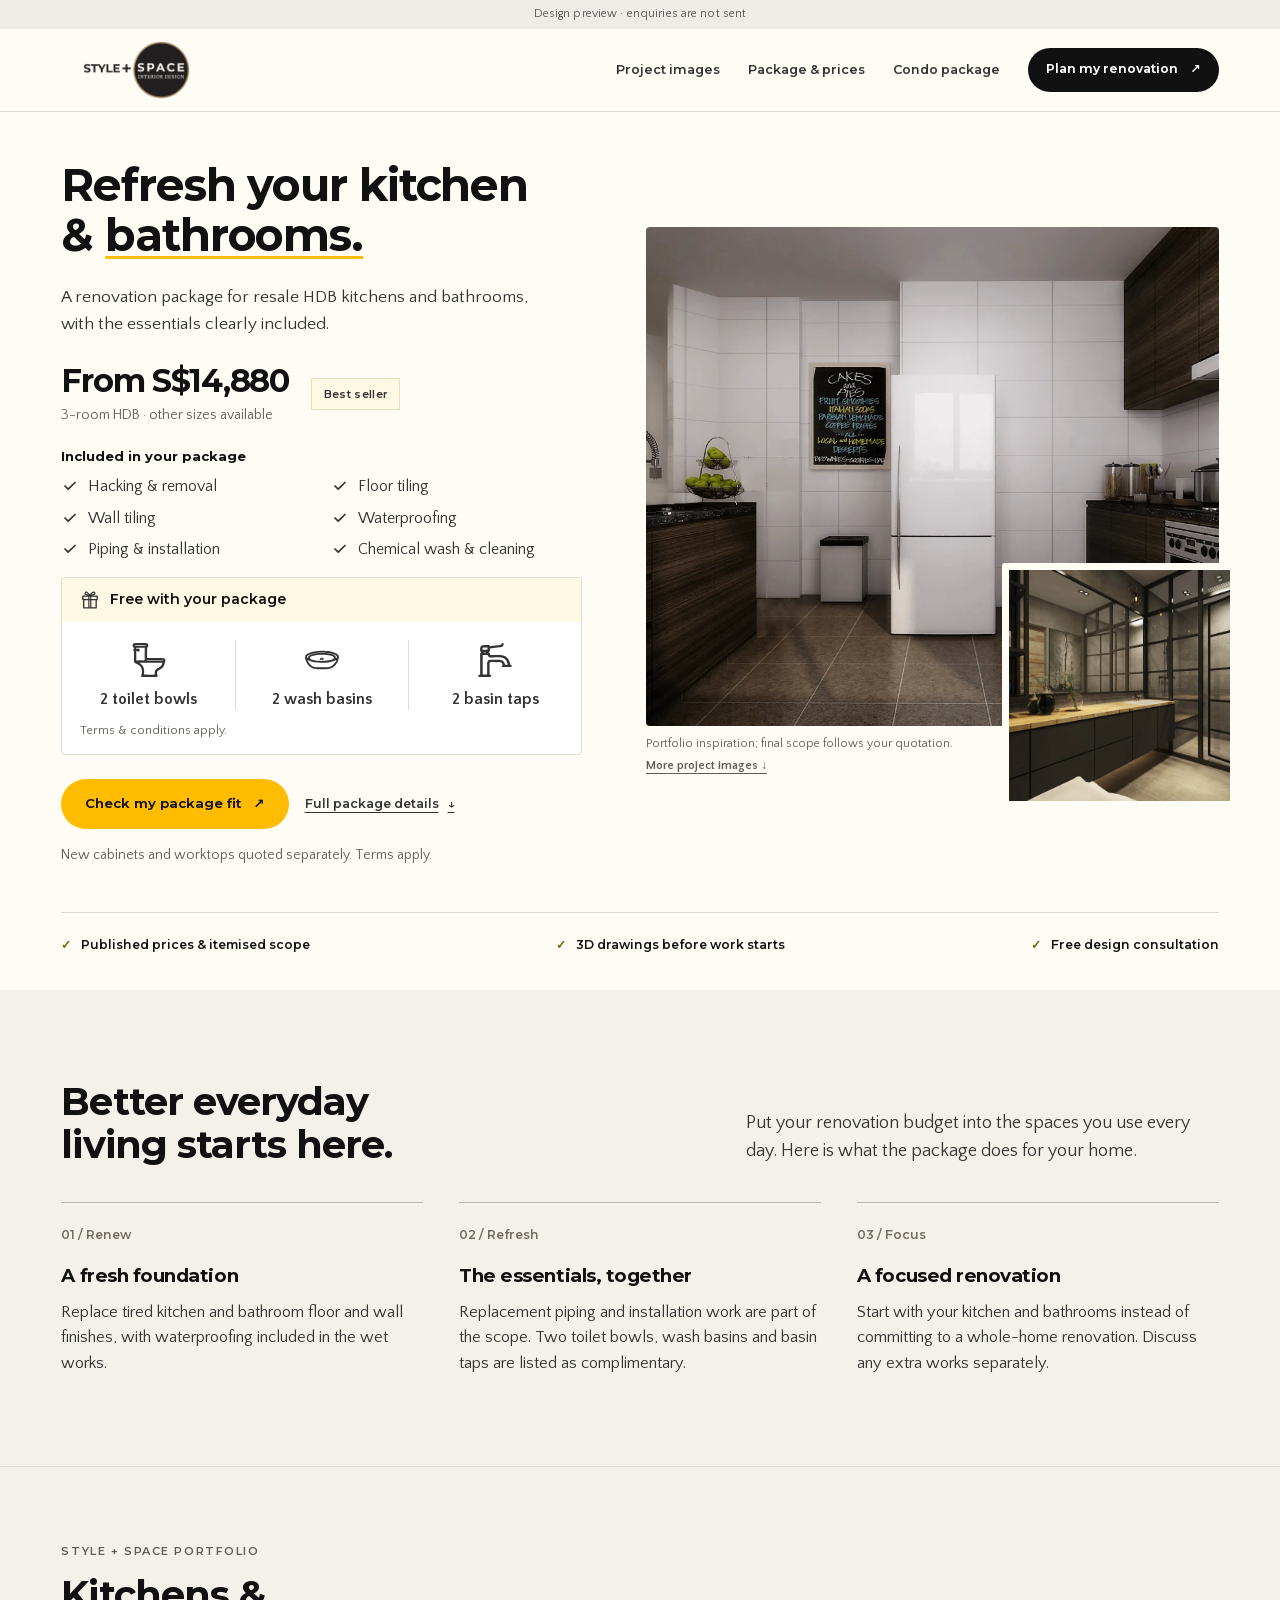
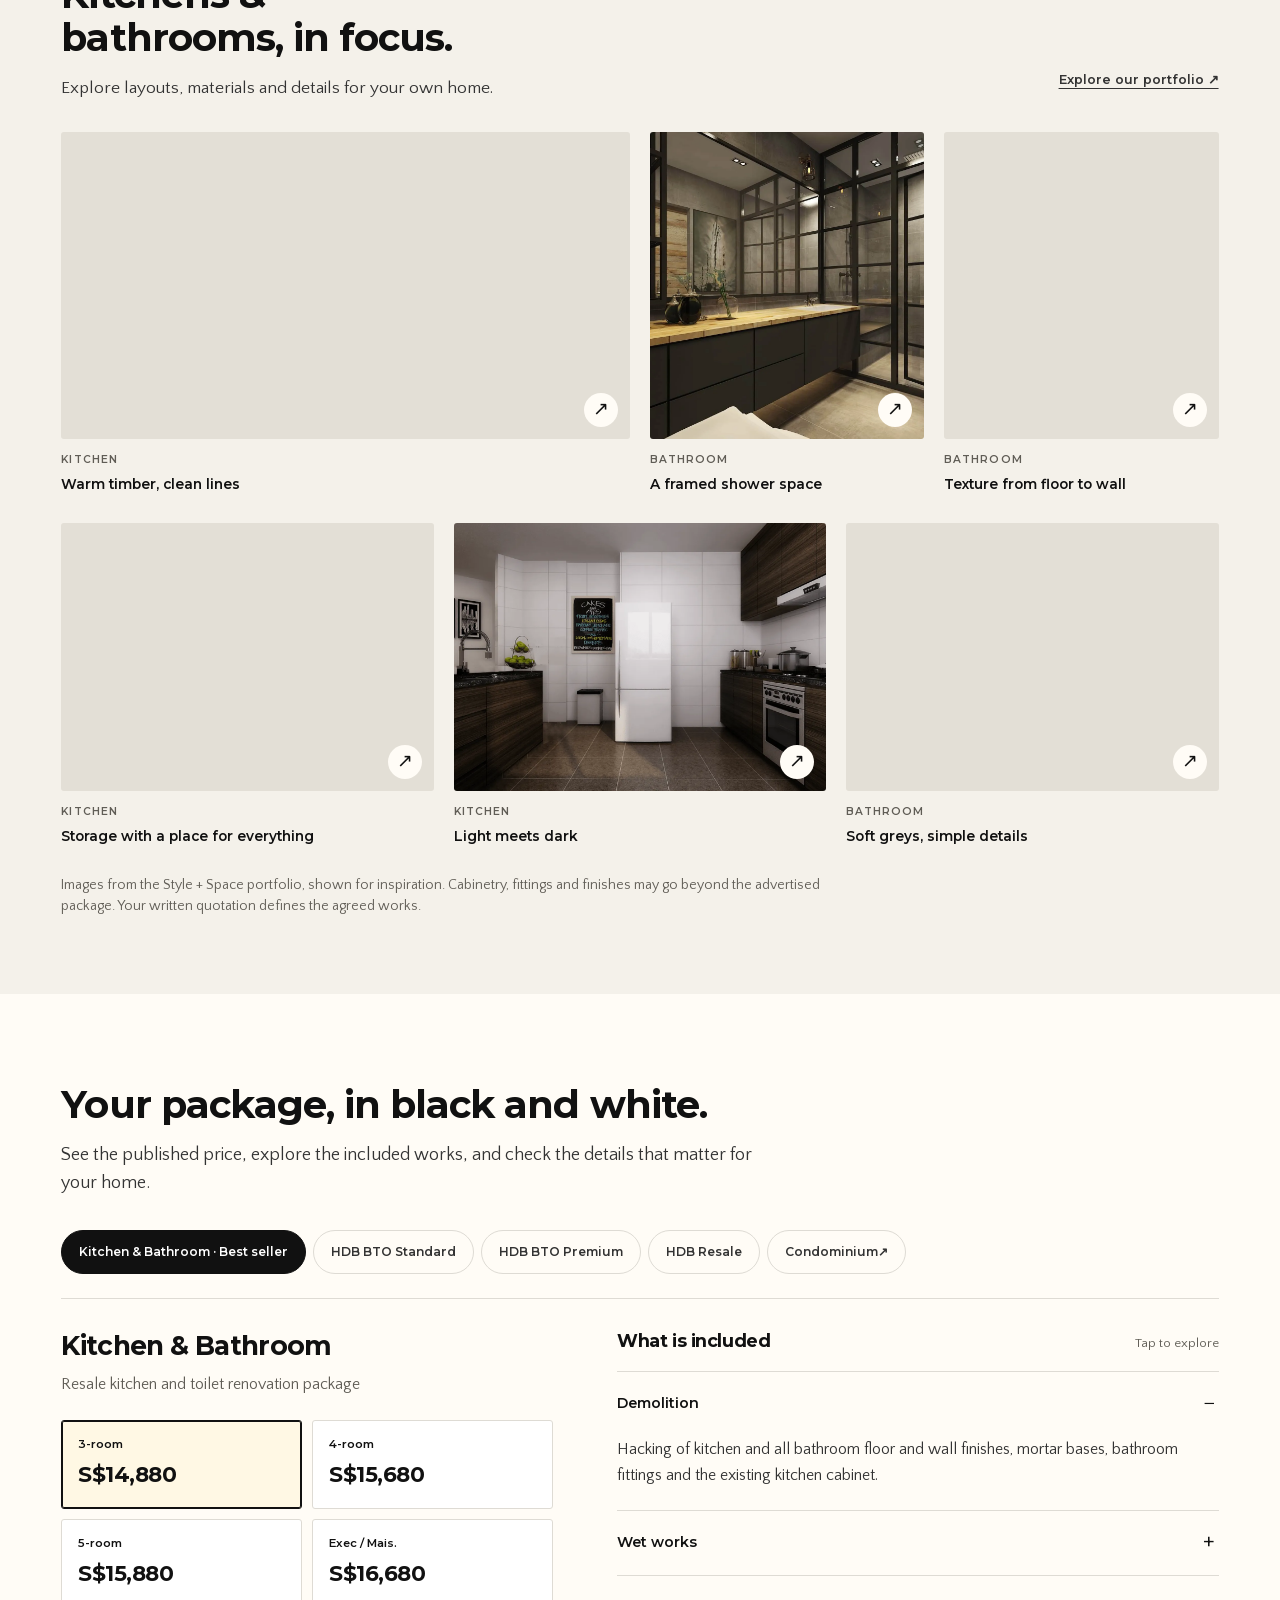
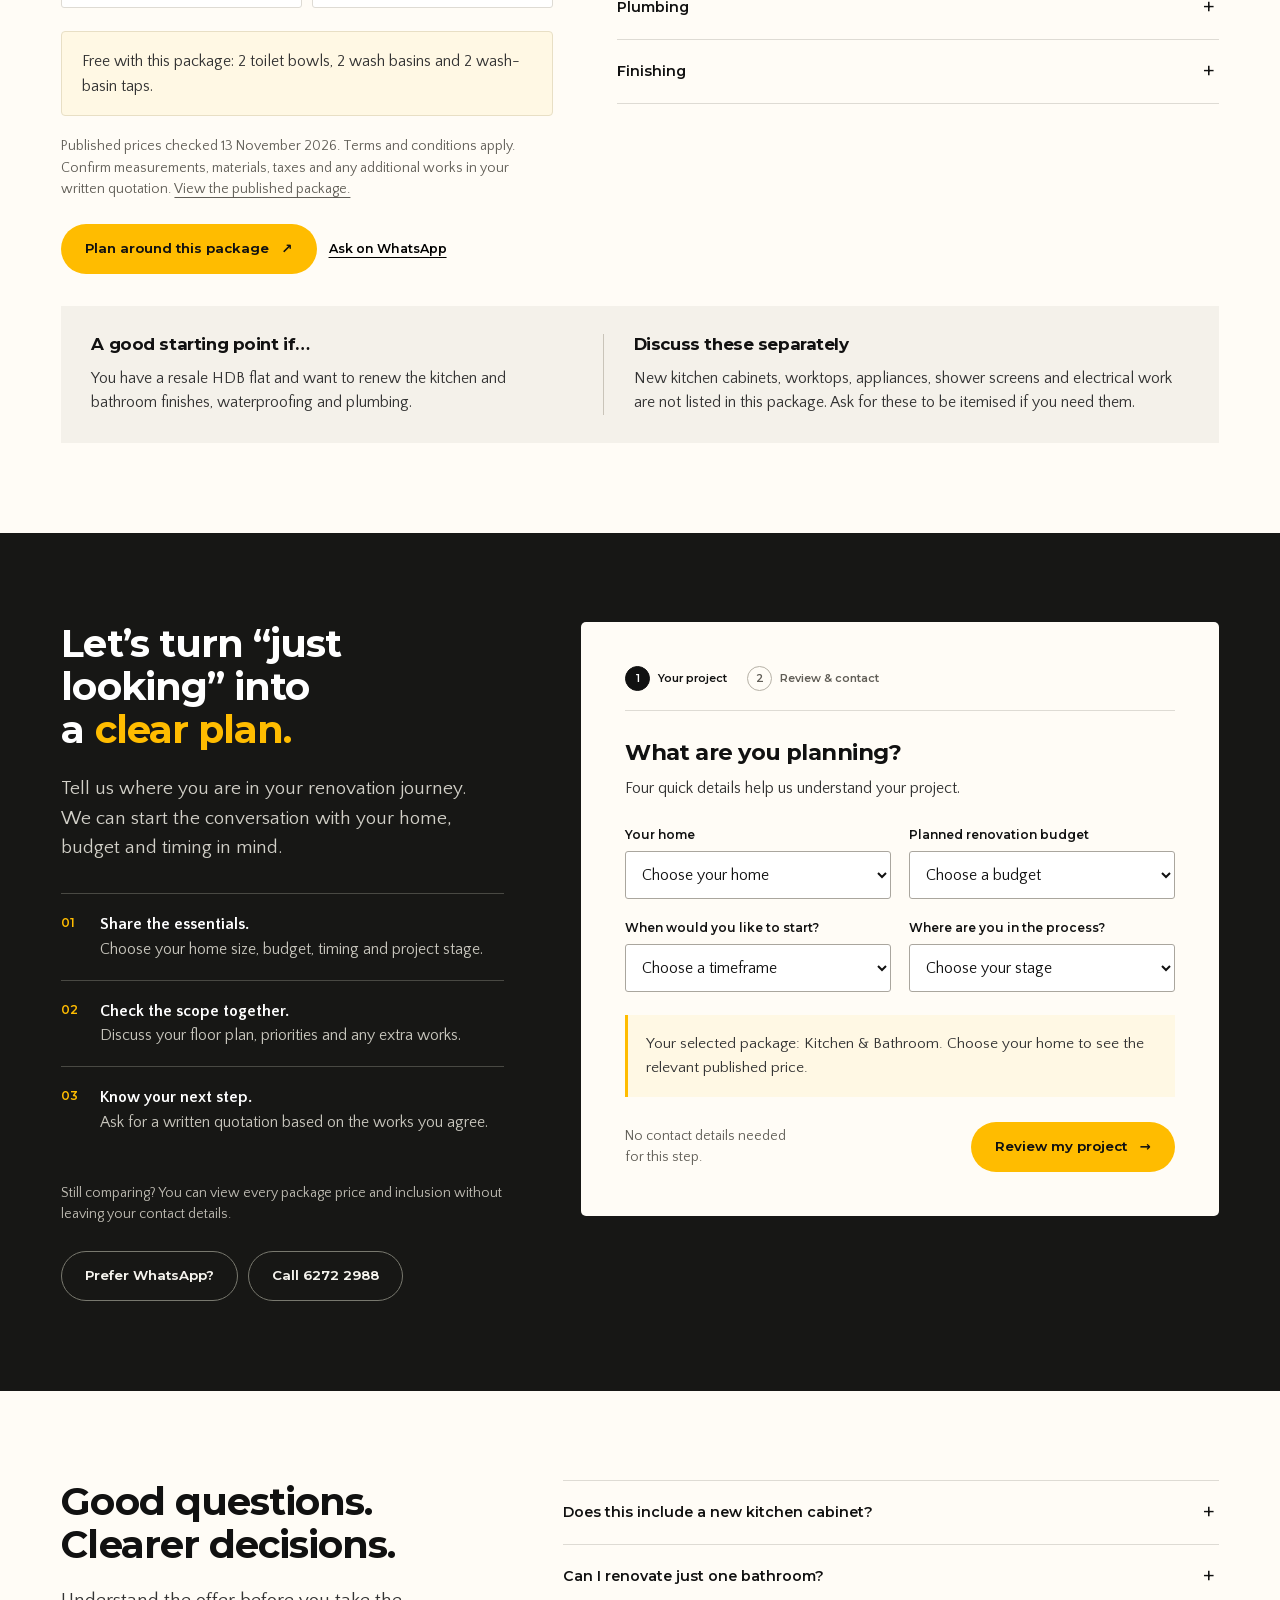
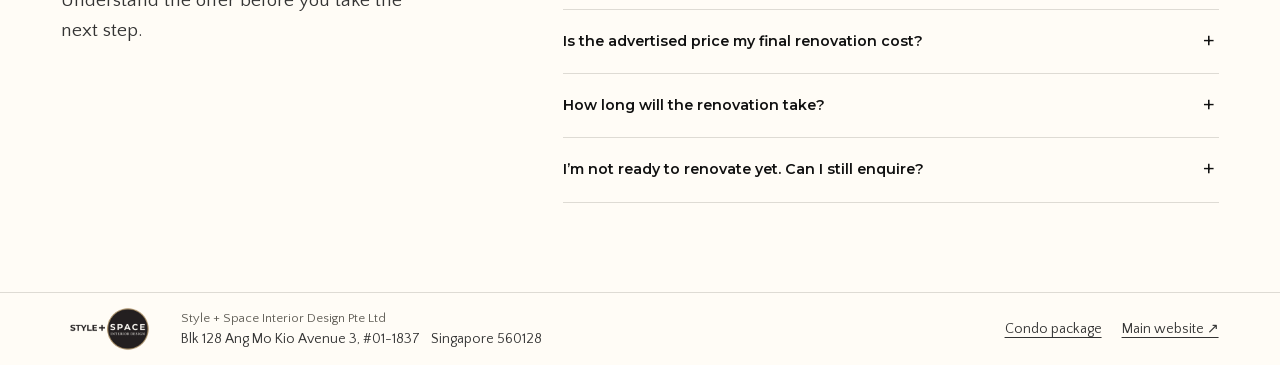
<file: index.html>
<!doctype html>
<html lang="en" class="no-js">
<head>
  <meta charset="utf-8">
  <meta name="viewport" content="width=device-width,initial-scale=1">
  <meta name="robots" content="noindex,nofollow,noarchive">
  <meta name="referrer" content="strict-origin-when-cross-origin">
  <meta http-equiv="Content-Security-Policy" content="default-src 'self'; script-src 'self'; style-src 'self'; img-src 'self' data:; font-src 'self'; connect-src 'none'; form-action 'none'; base-uri 'self'; object-src 'none'">
  <title>Kitchen &amp; Bathroom Renovation Packages | Style + Space — Preview</title>
  <meta name="description" content="Explore Style + Space renovation packages, starting with kitchen and bathroom renovation from S$14,880. See the scope and plan your enquiry.">
  <link rel="icon" type="image/png" href="assets/img/logo-dark.png">
  <link rel="stylesheet" href="assets/styles.css?v=20261116-condo-alignment">
  <link rel="preload" href="assets/fonts/Montserrat-VF.woff2" as="font" type="font/woff2" crossorigin>
  <script src="assets/config.js?v=20261118-live-release"></script>
  <script src="assets/packages.js?v=20261116-scope-icons" defer></script>
  <script src="assets/app.js?v=20261118-live-release" defer></script>
</head>
<body data-page="main">
<a class="skip" href="#main">Skip to content</a>
<div class="preview-note">Design preview · enquiries are not sent</div>
<header class="header">
  <div class="wrap header-inner">
    <a href="./" aria-label="Style + Space packages"><img class="logo" src="assets/img/logo-dark.png" alt="Style + Space" width="180" height="70"></a>
    <nav class="nav" aria-label="Main navigation">
      <a class="desktop-nav" href="#projects">Project images</a>
      <a class="desktop-nav" href="#package">Package &amp; prices</a>
      <a href="condominium/" data-link="other-page">Condo package</a>
      <a class="btn btn-ink btn-small" href="#plan" data-event="plan_open" data-location="header">Plan my renovation <span aria-hidden="true">↗</span></a>
    </nav>
  </div>
</header>
<main id="main">
  <section class="hero" aria-labelledby="hero-title">
    <div class="wrap">
      <div class="hero-grid">
        <div class="hero-copy">
          <h1 id="hero-title">Refresh your kitchen &amp; <em class="mark">bathrooms.</em></h1>
          <p class="lead" id="hero-lead">A renovation package for resale HDB kitchens and bathrooms, with the essentials clearly included.</p>
          <div class="hero-price">
            <div><span class="price" id="hero-price">From S$14,880</span><span class="fine" id="hero-price-note">3-room HDB · other sizes available</span></div>
            <span class="badge" id="hero-badge">Best seller</span>
          </div>
          <div class="hero-offer-summary" role="group" aria-labelledby="hero-included-heading">
            <h2 id="hero-included-heading">Included in your package</h2>
            <ul class="hero-included-list" id="hero-included-list">
              <li><span>Hacking &amp; removal</span></li><li><span>Floor tiling</span></li><li><span>Wall tiling</span></li><li><span>Waterproofing</span></li><li><span>Piping &amp; installation</span></li><li><span>Chemical wash &amp; cleaning</span></li>
            </ul>
          </div>
          <div class="hero-gift" id="hero-gift" role="group" aria-labelledby="hero-gift-title">
            <div class="hero-gift-heading"><img class="gift-icon" src="assets/img/offer-icons/gift.svg" alt="" width="20" height="20"><h2 id="hero-gift-title">Free with your package</h2></div>
            <ul class="free-items" id="hero-gift-copy"><li><img class="free-item-icon" src="assets/img/offer-icons/toilet.svg" alt="" width="40" height="40"><span>2 toilet bowls</span></li><li><img class="free-item-icon" src="assets/img/offer-icons/basin.svg" alt="" width="40" height="40"><span>2 wash basins</span></li><li><img class="free-item-icon" src="assets/img/offer-icons/tap.svg" alt="" width="40" height="40"><span>2 basin taps</span></li></ul>
            <p class="gift-terms">Terms &amp; conditions apply.</p>
          </div>
          <div class="actions hero-actions">
            <a class="btn btn-gold" href="#plan" data-event="plan_open" data-location="hero">Check my package fit <span aria-hidden="true">↗</span></a>
            <a class="hero-detail-link" href="#package" data-event="scope_view" data-location="hero">Full package details <span aria-hidden="true">↓</span></a>
          </div>
          <p class="fine" id="hero-scope-note">New cabinets and worktops quoted separately. Terms apply.</p>
        </div>
        <figure class="hero-art">
          <img class="hero-photo" id="hero-photo" src="assets/img/kitchen-13.webp" alt="Kitchen with white cabinets on one side, dark timber cabinets on the other and a pale tiled floor" width="1600" height="960" fetchpriority="high">
          <img class="hero-inset" id="hero-inset" src="assets/img/toilet-6.webp" alt="Style + Space bathroom with stone-effect tiles and a glass shower enclosure" width="1600" height="1200">
          <figcaption>Portfolio inspiration; final scope follows your quotation. <a href="#projects">More project images ↓</a></figcaption>
        </figure>
      </div>
      <div class="trustline" role="group" aria-label="What to expect">
        <strong>Published prices &amp; itemised scope</strong>
        <strong>3D drawings before work starts</strong>
        <strong>Free design consultation</strong>
      </div>
    </div>
  </section>

  <section class="section benefits" aria-labelledby="benefits-title">
    <div class="wrap">
      <div class="section-heading">
        <h2 id="benefits-title">Better everyday living starts here.</h2>
        <p id="benefits-intro">Put your renovation budget into the spaces you use every day. Here is what the package does for your home.</p>
      </div>
      <div class="benefit-grid" id="benefit-grid">
        <article class="benefit"><span class="num">01 / Renew</span><h3>A fresh foundation</h3><p>Replace tired kitchen and bathroom floor and wall finishes, with waterproofing included in the wet works.</p></article>
        <article class="benefit"><span class="num">02 / Refresh</span><h3>The essentials, together</h3><p>Replacement piping and installation work are part of the scope. Two toilet bowls, wash basins and basin taps are listed as complimentary.</p></article>
        <article class="benefit"><span class="num">03 / Focus</span><h3>A focused renovation</h3><p>Start with your kitchen and bathrooms instead of committing to a whole-home renovation. Discuss any extra works separately.</p></article>
      </div>
    </div>
  </section>

  <section class="section gallery-section" id="projects" aria-labelledby="gallery-title">
    <div class="wrap">
      <div class="gallery-title">
        <div><p class="gallery-eyebrow">Style + Space portfolio</p><h2 id="gallery-title">Kitchens &amp; bathrooms, in focus.</h2><p class="gallery-intro">Explore layouts, materials and details for your own home.</p></div>
        <a class="text-link" href="https://www.style-plus-space.com/portfolio/" target="_blank" rel="noopener">Explore our portfolio ↗</a>
      </div>
      <div class="gallery" id="gallery">
        <figure class="project-card"><a class="project-image" href="assets/img/kitchen-10.webp" target="_blank" rel="noopener" aria-label="View full image: Warm timber, clean lines (opens in a new tab)"><img src="assets/img/kitchen-10.webp" alt="Galley kitchen with timber lower cabinets, dark upper cabinets and a glazed door" width="1600" height="1200" loading="lazy" decoding="async"><span class="project-zoom" aria-hidden="true">↗</span></a><figcaption><span class="project-room">Kitchen</span><strong>Warm timber, clean lines</strong></figcaption></figure>
        <figure class="project-card"><a class="project-image" href="assets/img/toilet-6.webp" target="_blank" rel="noopener" aria-label="View full image: A framed shower space (opens in a new tab)"><img src="assets/img/toilet-6.webp" alt="Bathroom with a dark vanity, illuminated mirror and black-framed glass shower screen" width="1600" height="1200" loading="lazy" decoding="async"><span class="project-zoom" aria-hidden="true">↗</span></a><figcaption><span class="project-room">Bathroom</span><strong>A framed shower space</strong></figcaption></figure>
        <figure class="project-card"><a class="project-image" href="assets/img/toilet-3.webp" target="_blank" rel="noopener" aria-label="View full image: Texture from floor to wall (opens in a new tab)"><img src="assets/img/toilet-3.webp" alt="Bathroom with dark stone-effect tiles, a light timber vanity and a glass shower enclosure" width="1600" height="1405" loading="lazy" decoding="async"><span class="project-zoom" aria-hidden="true">↗</span></a><figcaption><span class="project-room">Bathroom</span><strong>Texture from floor to wall</strong></figcaption></figure>
        <figure class="project-card"><a class="project-image" href="assets/img/kitchen-4.webp" target="_blank" rel="noopener" aria-label="View full image: Storage with a place for everything (opens in a new tab)"><img src="assets/img/kitchen-4.webp" alt="Galley kitchen with full-height timber storage, dark cabinets and a long worktop" width="1600" height="1200" loading="lazy" decoding="async"><span class="project-zoom" aria-hidden="true">↗</span></a><figcaption><span class="project-room">Kitchen</span><strong>Storage with a place for everything</strong></figcaption></figure>
        <figure class="project-card"><a class="project-image" href="assets/img/kitchen-13.webp" target="_blank" rel="noopener" aria-label="View full image: Light meets dark (opens in a new tab)"><img src="assets/img/kitchen-13.webp" alt="Kitchen with white cabinets on one side, dark timber cabinets on the other and a pale tiled floor" width="1600" height="960" loading="lazy" decoding="async"><span class="project-zoom" aria-hidden="true">↗</span></a><figcaption><span class="project-room">Kitchen</span><strong>Light meets dark</strong></figcaption></figure>
        <figure class="project-card"><a class="project-image" href="assets/img/toilet-14.webp" target="_blank" rel="noopener" aria-label="View full image: Soft greys, simple details (opens in a new tab)"><img src="assets/img/toilet-14.webp" alt="Grey tiled bathroom with a white basin and toilet, recessed shower area and framed artwork" width="1386" height="1039" loading="lazy" decoding="async"><span class="project-zoom" aria-hidden="true">↗</span></a><figcaption><span class="project-room">Bathroom</span><strong>Soft greys, simple details</strong></figcaption></figure>
      </div>
      <p class="fine gallery-note">Images from the Style + Space portfolio, shown for inspiration. Cabinetry, fittings and finishes may go beyond the advertised package. Your written quotation defines the agreed works.</p>
    </div>
  </section>

  <section class="section" id="package" aria-labelledby="package-title">
    <div class="wrap">
      <div class="package-top"><h2 id="package-title">Your package, in black and white.</h2><p>See the published price, explore the included works, and check the details that matter for your home.</p></div>
      <nav class="package-nav" aria-label="Choose a renovation package" id="package-nav">
        <button type="button" data-package="kitchen" aria-pressed="true">Kitchen &amp; Bathroom · Best seller</button>
        <button type="button" data-package="bto" aria-pressed="false">HDB BTO Standard</button>
        <button type="button" data-package="premium" aria-pressed="false">HDB BTO Premium</button>
        <button type="button" data-package="resale" aria-pressed="false">HDB Resale</button>
        <a href="condominium/" data-link="other-page">Condominium <span aria-hidden="true">↗</span></a>
      </nav>
      <div class="package-grid">
        <div class="package-summary">
          <h3 id="package-name" aria-live="polite">Kitchen &amp; Bathroom</h3>
          <p class="tagline" id="package-tag">Resale kitchen and toilet renovation package</p>
          <div class="size-list" id="size-list" role="group" aria-label="Choose your flat size">
            <button type="button" data-size="0" aria-pressed="true"><span class="size-label">3-room</span><span class="price">S$14,880</span></button>
            <button type="button" data-size="1" aria-pressed="false"><span class="size-label">4-room</span><span class="price">S$15,680</span></button>
            <button type="button" data-size="2" aria-pressed="false"><span class="size-label">5-room</span><span class="price">S$15,880</span></button>
            <button type="button" data-size="3" aria-pressed="false"><span class="size-label">Exec / Mais.</span><span class="price">S$16,680</span></button>
          </div>
          <p class="gift is-free" id="package-gift">Free with this package: 2 toilet bowls, 2 wash basins and 2 wash-basin taps.</p>
          <p class="fine">Published prices checked 13 November 2026. Terms and conditions apply. Confirm measurements, materials, taxes and any additional works in your written quotation. <a id="source-link" href="https://www.style-plus-space.com/packages/kitchen-bathroom/" target="_blank" rel="noopener">View the published package.</a></p>
          <div class="actions"><a class="btn btn-gold" href="#plan" data-event="plan_open" data-location="package">Plan around this package <span aria-hidden="true">↗</span></a><button class="text-link back preview-only" type="button" data-channel="whatsapp" data-location="package">Ask on WhatsApp</button></div>
        </div>
        <div class="scope">
          <div class="scope-heading"><h3>What is included</h3><span>Tap to explore</span></div>
          <div id="scope-list">
            <details open><summary>Demolition</summary><p>Hacking of kitchen and bathroom floor and wall finishes, mortar bases, bathroom fittings and the existing kitchen cabinet.</p></details>
            <details><summary>Wet works</summary><p>Floor and wall tiling, waterproofing, tiled cabinet, washer and fridge bases, and a shower kerb for the master toilet.</p></details>
            <details><summary>Plumbing</summary><p>Replacement piping, installation of 2 toilet bowls and 2 wash basins, heater and accessory installation, and drainage work.</p></details>
            <details><summary>Finishing</summary><p>Chemical washing and general cleaning on completion.</p></details>
          </div>
        </div>
      </div>
      <div class="scope-boundary">
        <div><h3 id="fit-title">A good starting point if…</h3><p id="fit-copy">You have a resale HDB flat and want to renew the kitchen and bathroom finishes, waterproofing and plumbing.</p></div>
        <div class="extra"><h3>Discuss these separately</h3><p id="extra-copy">New kitchen cabinets, worktops, appliances, shower screens and electrical work are not listed in this package. Ask for these to be itemised if you need them.</p></div>
      </div>
    </div>
  </section>

  <section class="section plan-section" id="plan" aria-labelledby="plan-title">
    <div class="wrap plan-layout">
      <div class="plan-intro">
        <h2 id="plan-title">Let’s turn “just looking” into a <em class="mark">clear plan.</em></h2>
        <p class="lead">Tell us where you are in your renovation journey. We can start the conversation with your home, budget and timing in mind.</p>
        <ol class="next-steps">
          <li><div><strong>Share the essentials.</strong><span>Choose your home size, budget, timing and project stage.</span></div></li>
          <li><div><strong>Check the scope together.</strong><span>Discuss your floor plan, priorities and any extra works.</span></div></li>
          <li><div><strong>Know your next step.</strong><span>Ask for a written quotation based on the works you agree.</span></div></li>
        </ol>
        <p class="fine">Still comparing? You can view every package price and inclusion without leaving your contact details.</p>
        <div class="contact-options preview-only"><button class="btn btn-line" type="button" data-channel="whatsapp" data-location="planner">Prefer WhatsApp?</button><button class="btn btn-line" type="button" data-channel="call" data-location="planner">Call 6272 2988</button></div>
      </div>
      <div class="planner">
        <noscript><div class="noscript">This review form needs JavaScript. Package information is available above. No enquiries are sent from this preview.</div></noscript>
        <form id="planner-form" class="planner-fields" action="#plan" method="post" novalidate>
          <div class="stepbar" role="group" aria-label="Enquiry progress"><span class="step-label active" id="step-one-label" aria-current="step"><b>1</b> Your project</span><span class="step-label" id="step-two-label"><b>2</b> Review &amp; contact</span></div>
          <div id="project-step">
            <h3 tabindex="-1" id="project-heading">What are you planning?</h3>
            <p class="form-intro">Four quick details help us understand your project.</p>
            <div class="fields">
              <div class="field"><label for="home">Your home</label><select id="home" name="home" required><option value="">Choose your home</option><option value="hdb3">3-room HDB</option><option value="hdb4">4-room HDB</option><option value="hdb5">5-room HDB</option><option value="exec">Executive / Maisonette</option><option value="condo">Condominium</option><option value="other">Another property type</option></select></div>
              <div class="field"><label for="budget">Planned renovation budget</label><select id="budget" name="budget" required><option value="">Choose a budget</option><option value="under12">Below S$12,000</option><option value="12to15">S$12,000–14,999</option><option value="15to20">S$15,000–19,999</option><option value="20to30">S$20,000–29,999</option><option value="30plus">S$30,000 or more</option><option value="unsure">I need help setting a budget</option></select></div>
              <div class="field"><label for="timing">When would you like to start?</label><select id="timing" name="timing" required><option value="">Choose a timeframe</option><option value="soon">Within 1 month</option><option value="1to3">In 1–3 months</option><option value="3to6">In 3–6 months</option><option value="later">More than 6 months / exploring</option></select></div>
              <div class="field"><label for="stage">Where are you in the process?</label><select id="stage" name="stage" required><option value="">Choose your stage</option><option value="havekeys">I have the keys</option><option value="waiting">Bought a home, waiting for keys</option><option value="current">Renovating my current home</option><option value="viewing">Still viewing / comparing homes</option></select></div>
            </div>
            <p class="scope-check" id="fit-feedback" aria-live="polite">Your selected package: Kitchen &amp; Bathroom. Choose your home to see the relevant published price.</p>
            <div class="form-actions"><p class="fine">No contact details needed for this step.</p><button class="btn btn-gold" type="button" id="review-project">Review my project <span aria-hidden="true">→</span></button></div>
          </div>
          <div id="contact-step" hidden>
            <h3 tabindex="-1" id="contact-heading">Start with a useful conversation.</h3>
            <p class="form-intro">Check your project summary, then choose how to get in touch.</p>
            <dl class="summary-list" id="project-summary"></dl>
            <p class="summary-note" id="summary-caveat"></p>
            <button class="btn btn-line" type="button" data-channel="whatsapp" data-location="summary">Preview my WhatsApp message ↗</button>
            <p class="form-intro">Or leave your details for a consultation:</p>
            <div class="fields">
              <div class="field"><label for="name">Your name</label><input id="name" name="name" autocomplete="name" maxlength="120" required></div>
              <div class="field"><label for="phone">Mobile number</label><input id="phone" name="phone" type="tel" inputmode="tel" autocomplete="tel" maxlength="24" placeholder="e.g. +65 9123 4567" required><small class="fine">So the team can follow up on your project.</small></div>
              <div class="field full"><label for="email">Email <span>(optional)</span></label><input id="email" name="email" type="email" autocomplete="email" maxlength="160"></div>
              <div class="field full"><label for="notes">Anything else you need? <span>(optional)</span></label><textarea id="notes" name="notes" maxlength="1500" placeholder="For example: new kitchen cabinets, a different layout, or a target move-in date."></textarea></div>
            </div>
            <p class="consent">By sending an enquiry on the live website, you agree to be contacted about your renovation. <a href="https://www.style-plus-space.com/privacy-policy/" target="_blank" rel="noopener">Privacy policy</a>. This preview does not send or save your contact details.</p>
            <div class="form-actions"><button class="back" type="button" id="edit-project">← Edit my project</button><button class="btn btn-gold" type="submit">Preview my enquiry <span aria-hidden="true">↗</span></button></div>
          </div>
        </form>
      </div>
    </div>
  </section>

  <section class="section" aria-labelledby="faq-title">
    <div class="wrap faq-layout">
      <div><h2 id="faq-title">Good questions. Clearer decisions.</h2><p class="lead">Understand the offer before you take the next step.</p></div>
      <div id="faq-list">
        <details><summary>Does this include a new kitchen cabinet?</summary><p>The published kitchen and bathroom package lists removal of the existing kitchen cabinet and construction of a tiled cabinet base. It does not list fabrication of new cabinets or a worktop. Ask for these as separate items in your quotation.</p></details>
        <details><summary>Is the advertised price my final renovation cost?</summary><p>It is the published price for the listed package and flat type. Your final quotation depends on the agreed scope, measurements, materials and any additions. Confirm taxes and all inclusions in writing before you commit.</p></details>
        <details><summary>Can I renovate just one bathroom?</summary><p>This published package combines kitchen and bathroom works. Tell the team if you only need one room so they can discuss a separate scope. The combined package price is not a single-bathroom quotation.</p></details>
        <details><summary>How long will the renovation take?</summary><p>The completion date needs to be agreed after the team reviews your scope, site conditions and access requirements. Share your preferred start and move-in dates during the consultation.</p></details>
        <details><summary>I’m not ready to renovate yet. Can I still enquire?</summary><p>Yes. Choose the timing and project stage that best describe your situation. You can also compare prices and read the included works here without leaving contact details.</p></details>
      </div>
    </div>
  </section>
</main>
<footer class="footer">
  <div class="wrap footer-grid">
    <img class="logo" src="assets/img/logo-dark.png" alt="Style + Space" width="180" height="70">
    <div class="footer-contact">
      <p class="fine">Style + Space Interior Design Pte Ltd</p>
      <p>Blk 128 Ang Mo Kio Avenue 3, #01-1837 <span class="footer-postcode">Singapore 560128</span></p>
    </div>
    <nav class="footer-links" aria-label="Footer navigation"><a href="condominium/" data-link="other-page">Condo package</a><a href="https://www.style-plus-space.com/" target="_blank" rel="noopener">Main website ↗</a></nav>
  </div>
</footer>
<div class="mobile-bar" role="navigation" aria-label="Quick contact"><button class="btn btn-line" type="button" data-channel="whatsapp" data-location="sticky">WhatsApp</button><a class="btn btn-gold" href="#plan" data-event="plan_open" data-location="sticky">Plan my renovation ↗</a></div>
<dialog id="preview-dialog" aria-labelledby="dialog-title"><div class="dialog-top"><h2 id="dialog-title">Your enquiry preview</h2><button class="dialog-close" type="button" id="close-dialog" aria-label="Close preview">×</button></div><p id="dialog-description">Nothing has been sent. This is how your project details would reach the team.</p><label class="dialog-label" for="message-preview">Message preview</label><textarea id="message-preview" readonly></textarea><div class="actions"><button class="btn btn-ink" type="button" id="copy-message">Copy message</button><button class="back" type="button" id="back-to-page">Back to page</button></div><p class="fine" id="copy-status" role="status"></p></dialog>
</body>
</html>
</file>
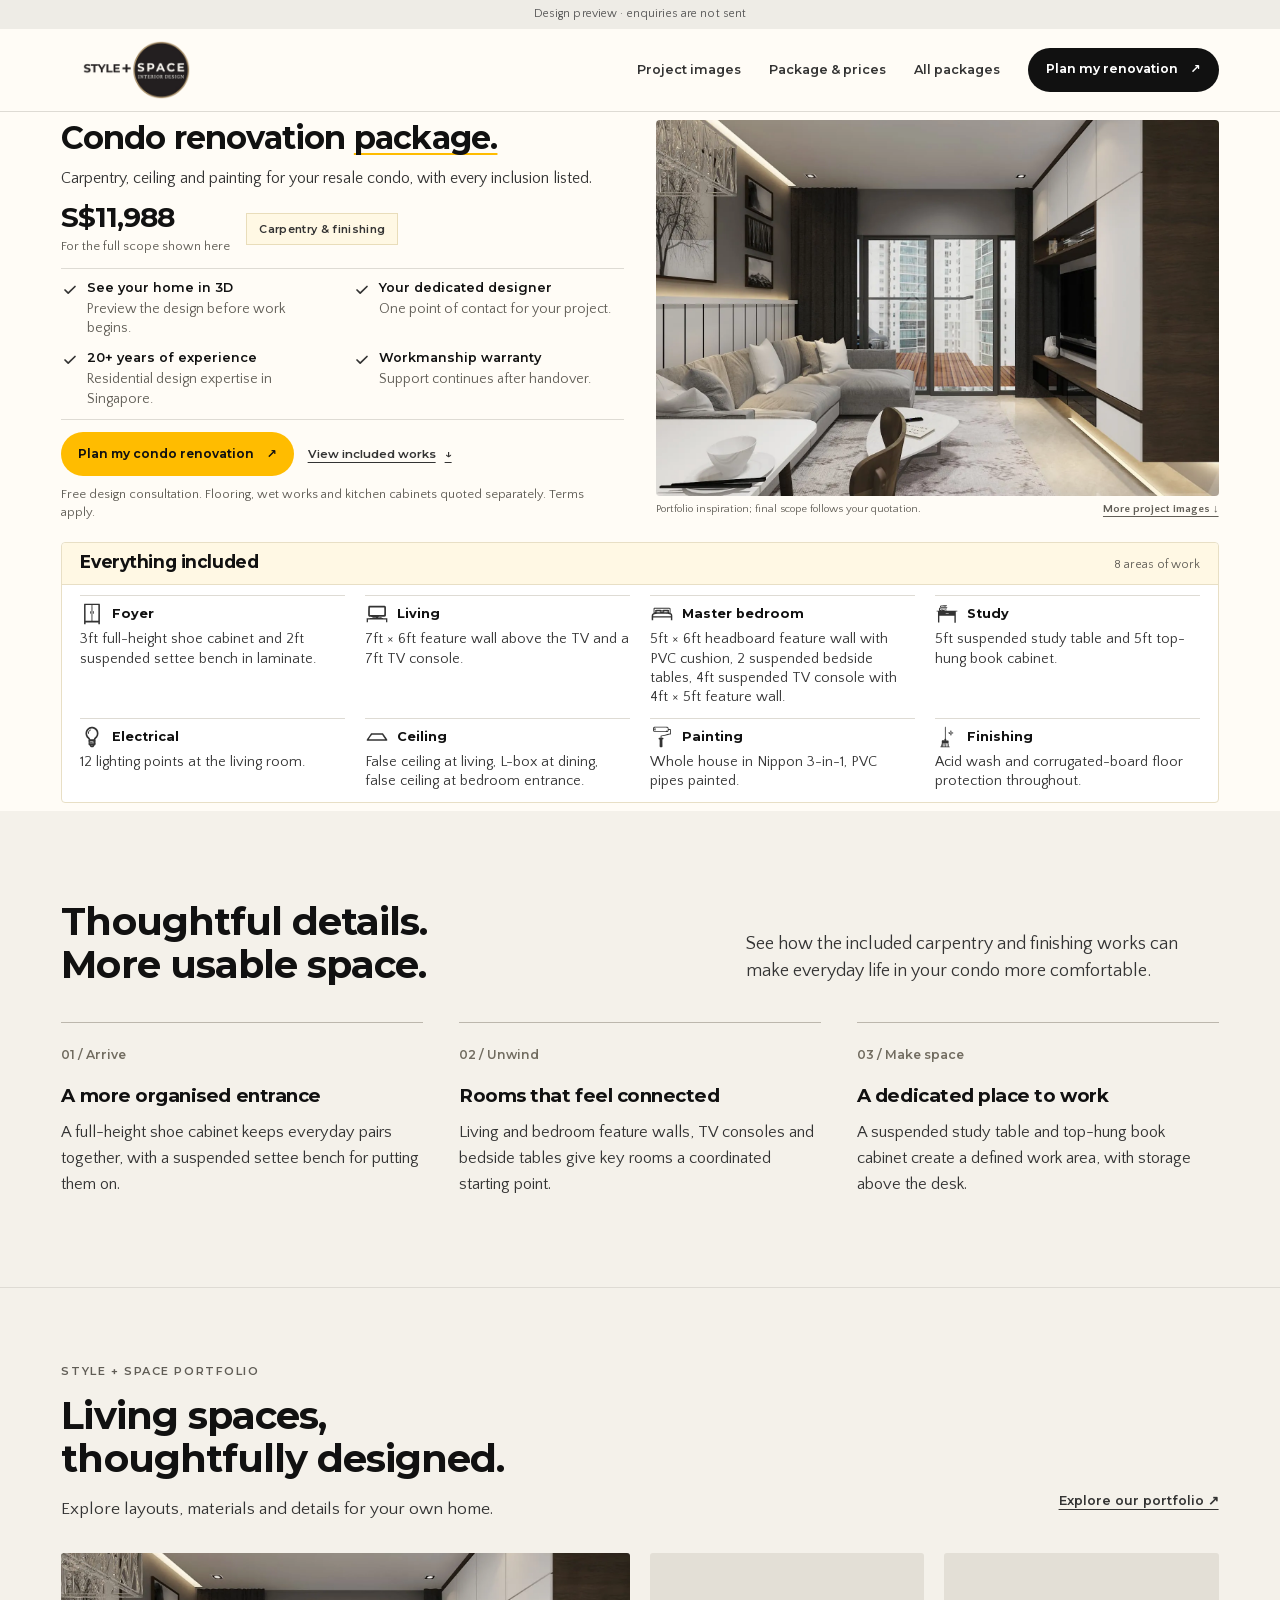
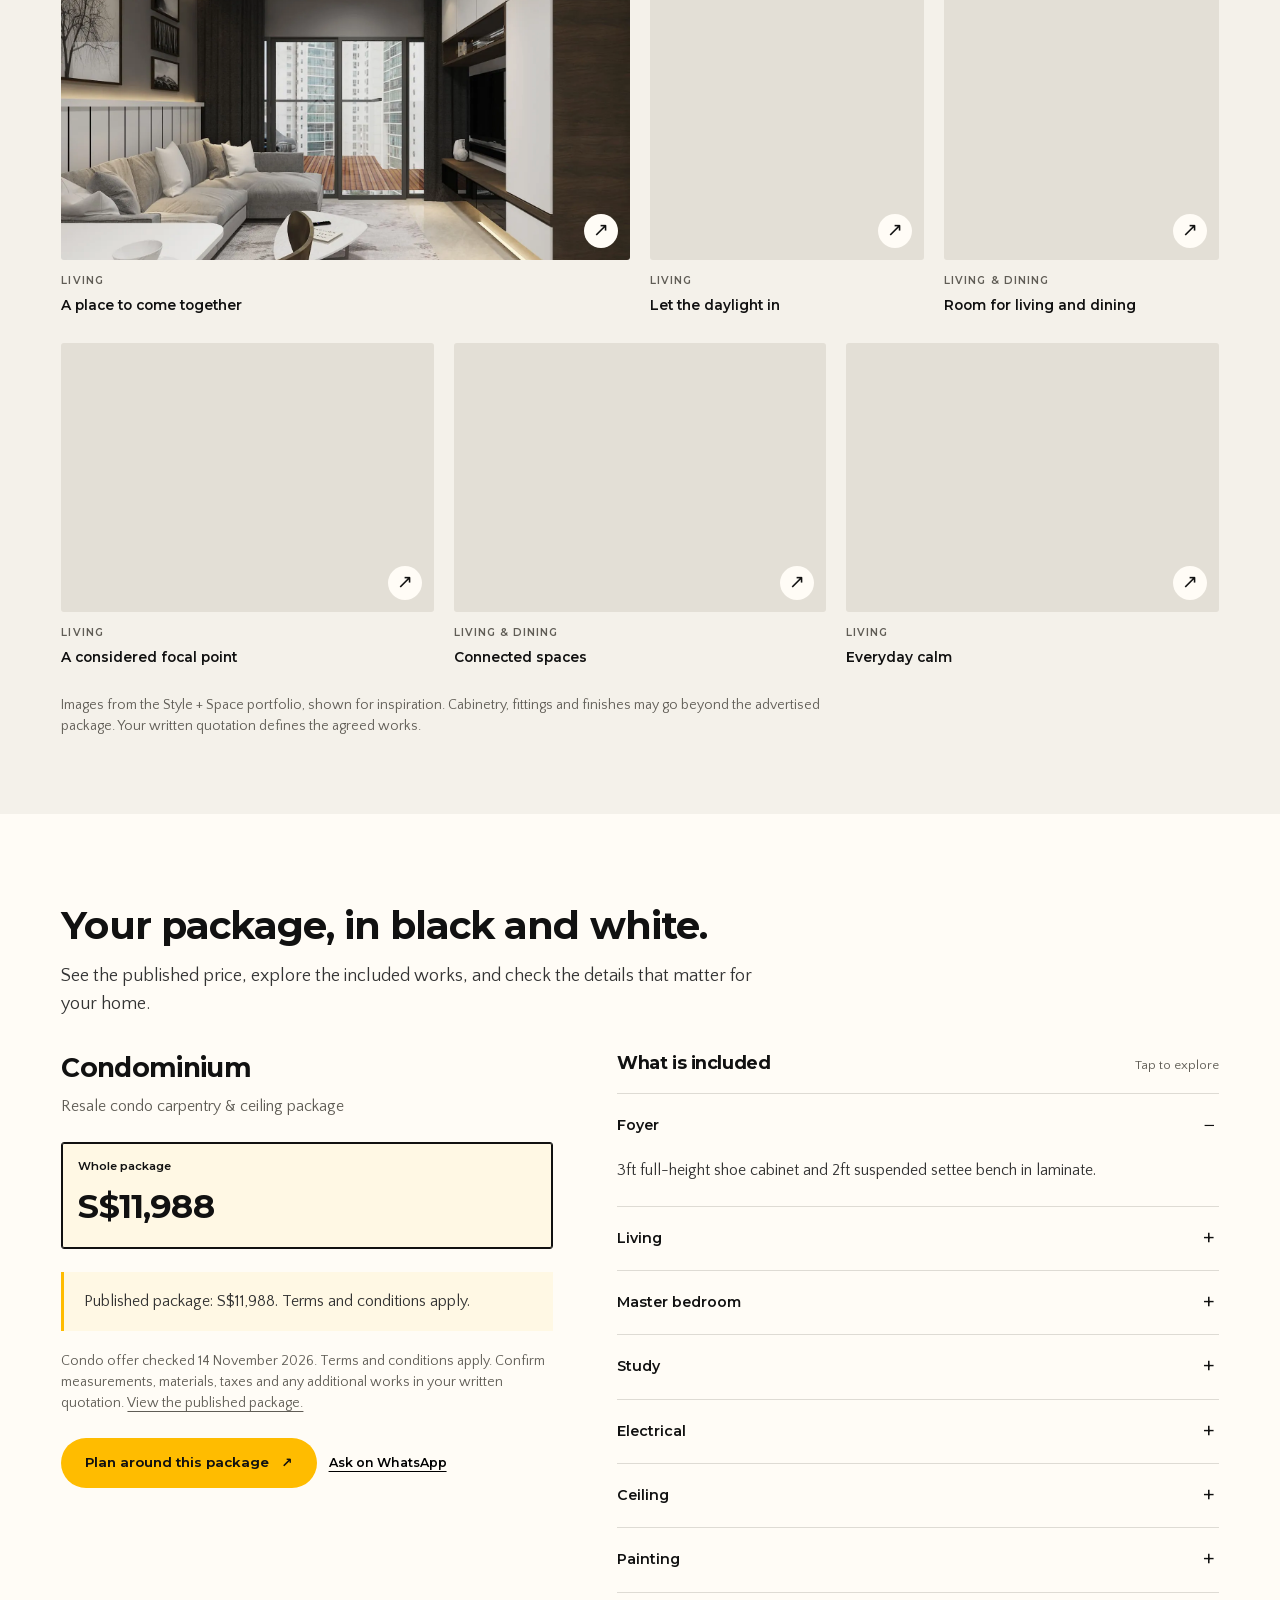
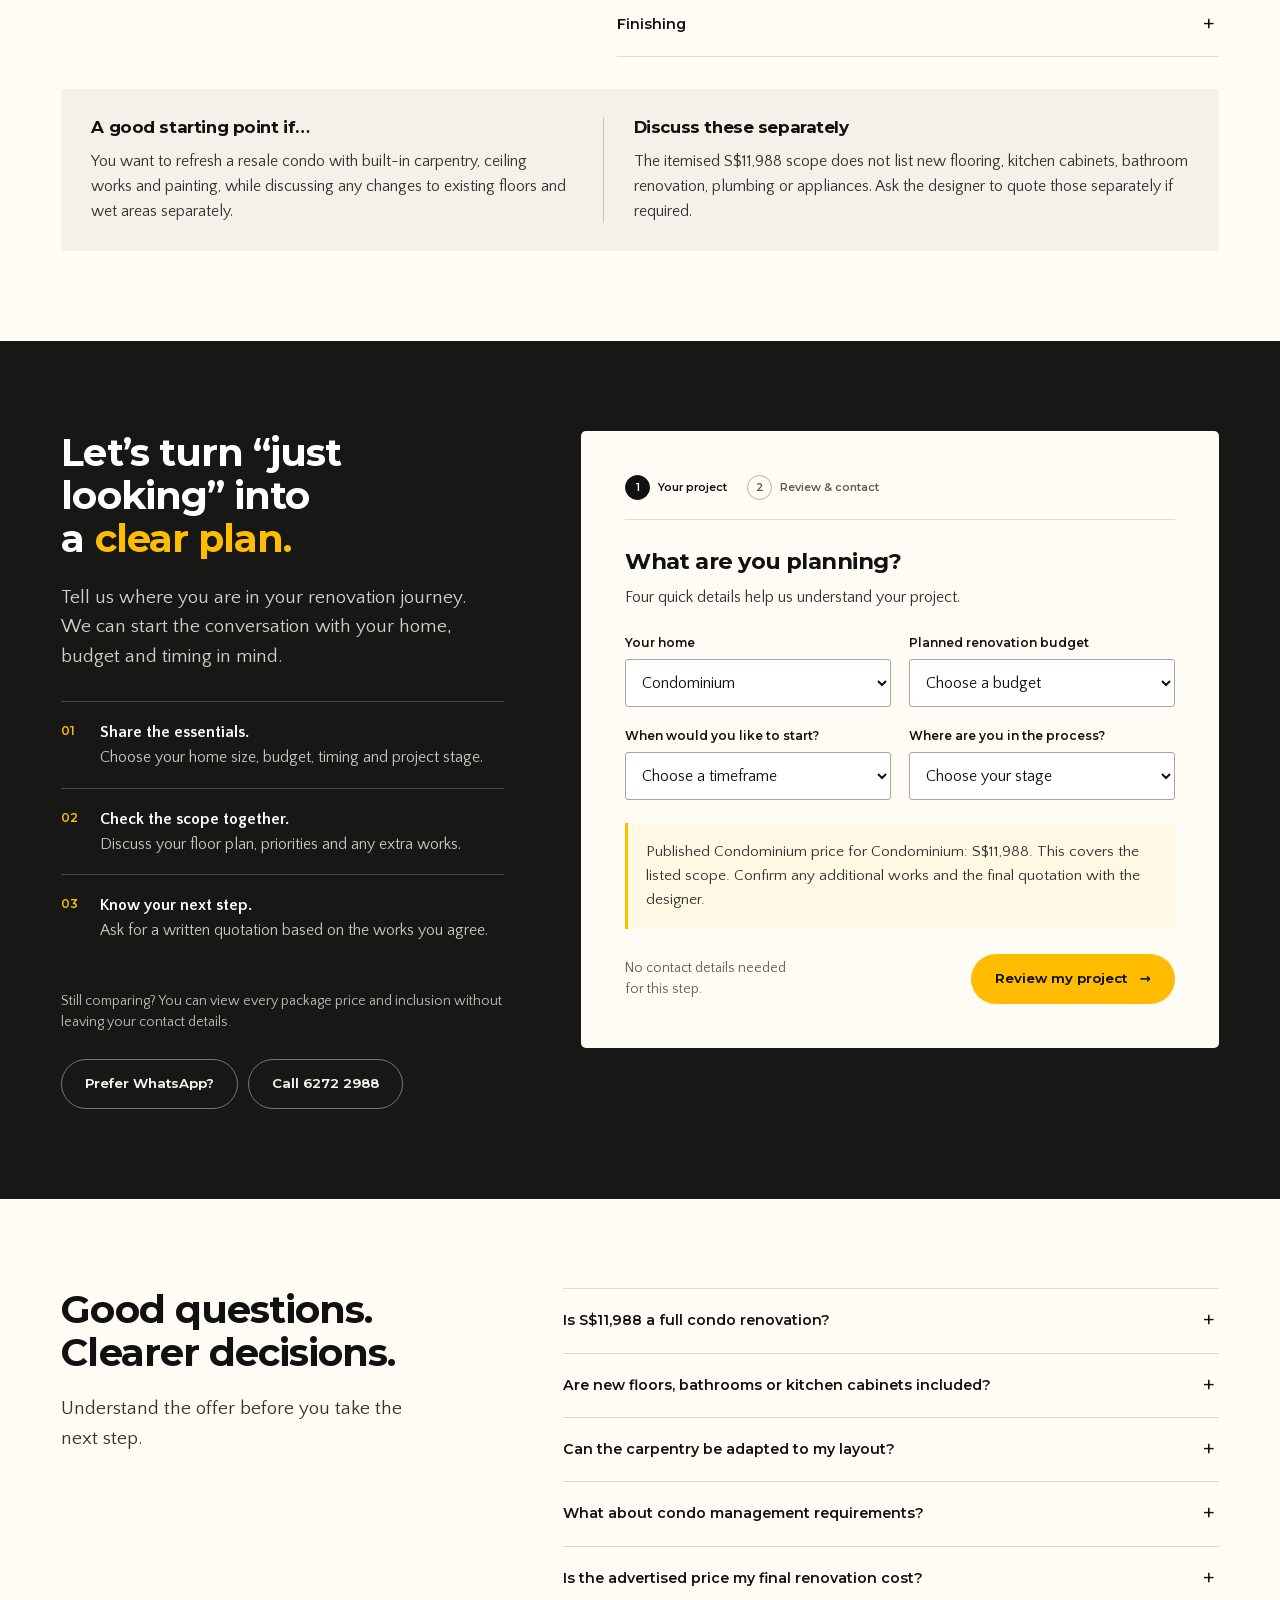
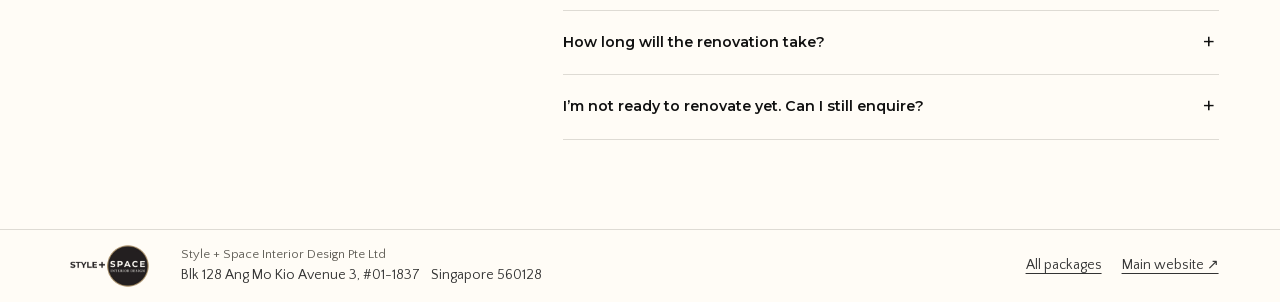
<file: condominium/index.html>
<!doctype html>
<html lang="en" class="no-js">
<head>
  <meta charset="utf-8">
  <meta name="viewport" content="width=device-width,initial-scale=1">
  <meta name="robots" content="noindex,nofollow,noarchive">
  <meta name="referrer" content="strict-origin-when-cross-origin">
  <meta http-equiv="Content-Security-Policy" content="default-src 'self'; script-src 'self'; style-src 'self'; img-src 'self' data:; font-src 'self'; connect-src 'none'; form-action 'none'; base-uri 'self'; object-src 'none'">
  <title>Condo Carpentry &amp; Renovation Package | Style + Space — Preview</title>
  <meta name="description" content="Explore the S$11,988 condominium carpentry and finishing package. See the room-by-room benefits, included scope and items to discuss separately.">
  <link rel="icon" type="image/png" href="../assets/img/logo-dark.png">
  <link rel="stylesheet" href="../assets/styles.css?v=20261116-condo-alignment">
  <link rel="preload" href="../assets/fonts/Montserrat-VF.woff2" as="font" type="font/woff2" crossorigin>
  <script src="../assets/config.js?v=20261118-live-release"></script>
  <script src="../assets/packages.js?v=20261116-scope-icons" defer></script>
  <script src="../assets/app.js?v=20261118-live-release" defer></script>
</head>
<body data-page="condo">
<a class="skip" href="#main">Skip to content</a>
<div class="preview-note">Design preview · enquiries are not sent</div>
<header class="header">
  <div class="wrap header-inner">
    <a href="../" aria-label="Style + Space packages"><img class="logo" src="../assets/img/logo-dark.png" alt="Style + Space" width="180" height="70"></a>
    <nav class="nav" aria-label="Main navigation">
      <a class="desktop-nav" href="#projects">Project images</a>
      <a class="desktop-nav" href="#package">Package &amp; prices</a>
      <a href="../" data-link="other-page">All packages</a>
      <a class="btn btn-ink btn-small" href="#plan" data-event="plan_open" data-location="header">Plan my renovation <span aria-hidden="true">↗</span></a>
    </nav>
  </div>
</header>
<main id="main">
  <section class="hero" aria-labelledby="hero-title">
    <div class="wrap">
      <div class="hero-grid condo-hero-grid">
        <div class="hero-copy">
          <h1 id="hero-title">Condo renovation <em class="mark">package.</em></h1>
          <p class="lead" id="hero-lead">Carpentry, ceiling and painting for your resale condo, with every inclusion listed.</p>
          <div class="hero-price">
            <div><span class="price" id="hero-price">S$11,988</span><span class="fine" id="hero-price-note">For the full scope shown here</span></div>
            <span class="badge" id="hero-badge">Carpentry &amp; finishing</span>
          </div>
          <ul class="condo-perks" aria-label="Design support and peace of mind">
            <li><strong>See your home in 3D</strong><span>Preview the design before work begins.</span></li>
            <li><strong>Your dedicated designer</strong><span>One point of contact for your project.</span></li>
            <li><strong>20+ years of experience</strong><span>Residential design expertise in Singapore.</span></li>
            <li><strong>Workmanship warranty</strong><span>Support continues after handover.</span></li>
          </ul>
          <div class="actions hero-actions">
            <a class="btn btn-gold" href="#plan" data-event="plan_open" data-location="hero">Plan my condo renovation <span aria-hidden="true">↗</span></a>
            <a class="hero-detail-link" href="#hero-inclusions">View included works <span aria-hidden="true">↓</span></a>
          </div>
          <p class="fine" id="hero-scope-note">Free design consultation. Flooring, wet works and kitchen cabinets quoted separately. Terms apply.</p>
        </div>
        <figure class="hero-art">
          <div class="hero-photo-frame">
            <img class="hero-photo" id="hero-photo" src="../assets/img/living-6.webp" alt="Living room with a grey sofa, a dark TV wall, built-in console and glazed balcony doors" width="1600" height="960" fetchpriority="high">
          </div>
          <figcaption>Portfolio inspiration; final scope follows your quotation. <a href="#projects">More project images ↓</a></figcaption>
        </figure>
        <aside class="hero-inclusions" id="hero-inclusions" aria-labelledby="hero-inclusions-title">
          <div class="hero-inclusions-head"><h2 id="hero-inclusions-title">Everything included</h2><span>8 areas of work</span></div>
          <ul class="condo-inclusion-grid" id="hero-condo-list">
            <li><h3><img class="scope-icon" src="../assets/img/scope-icons/foyer.svg" alt="" width="28" height="28">Foyer</h3><p>3ft full-height shoe cabinet and 2ft suspended settee bench in laminate.</p></li>
            <li><h3><img class="scope-icon" src="../assets/img/scope-icons/living.svg" alt="" width="28" height="28">Living</h3><p>7ft × 6ft feature wall above the TV and a 7ft TV console.</p></li>
            <li><h3><img class="scope-icon" src="../assets/img/scope-icons/bedroom.svg" alt="" width="28" height="28">Master bedroom</h3><p>5ft × 6ft headboard feature wall with PVC cushion, 2 suspended bedside tables, 4ft suspended TV console with 4ft × 5ft feature wall.</p></li>
            <li><h3><img class="scope-icon" src="../assets/img/scope-icons/study.svg" alt="" width="28" height="28">Study</h3><p>5ft suspended study table and 5ft top-hung book cabinet.</p></li>
            <li><h3><img class="scope-icon" src="../assets/img/scope-icons/electrical.svg" alt="" width="28" height="28">Electrical</h3><p>12 lighting points at the living room.</p></li>
            <li><h3><img class="scope-icon" src="../assets/img/scope-icons/ceiling.svg" alt="" width="28" height="28">Ceiling</h3><p>False ceiling at living, L-box at dining, false ceiling at bedroom entrance.</p></li>
            <li><h3><img class="scope-icon" src="../assets/img/scope-icons/painting.svg" alt="" width="28" height="28">Painting</h3><p>Whole house in Nippon 3-in-1, PVC pipes painted.</p></li>
            <li><h3><img class="scope-icon" src="../assets/img/scope-icons/finishing.svg" alt="" width="28" height="28">Finishing</h3><p>Acid wash and corrugated-board floor protection throughout.</p></li>
          </ul>
        </aside>

      </div>

    </div>
  </section>

  <section class="section benefits" aria-labelledby="benefits-title">
    <div class="wrap">
      <div class="section-heading">
        <h2 id="benefits-title">Thoughtful details. More usable space.</h2>
        <p id="benefits-intro">See how the included carpentry and finishing works can make everyday life in your condo more comfortable.</p>
      </div>
      <div class="benefit-grid" id="benefit-grid">
        <article class="benefit"><span class="num">01 / Arrive</span><h3>A more organised entrance</h3><p>A full-height shoe cabinet keeps everyday pairs together, with a suspended settee bench for putting them on.</p></article>
        <article class="benefit"><span class="num">02 / Unwind</span><h3>Rooms that feel connected</h3><p>Living and bedroom feature walls, TV consoles and bedside tables give key rooms a coordinated starting point.</p></article>
        <article class="benefit"><span class="num">03 / Make space</span><h3>A dedicated place to work</h3><p>A suspended study table and top-hung book cabinet create a defined work area, with storage above the desk.</p></article>
      </div>
    </div>
  </section>

  <section class="section gallery-section" id="projects" aria-labelledby="gallery-title">
    <div class="wrap">
      <div class="gallery-title">
        <div><p class="gallery-eyebrow">Style + Space portfolio</p><h2 id="gallery-title">Living spaces, thoughtfully designed.</h2><p class="gallery-intro">Explore layouts, materials and details for your own home.</p></div>
        <a class="text-link" href="https://www.style-plus-space.com/portfolio/" target="_blank" rel="noopener">Explore our portfolio ↗</a>
      </div>
      <div class="gallery" id="gallery">
        <figure class="project-card"><a class="project-image" href="../assets/img/living-6.webp" target="_blank" rel="noopener" aria-label="View full image: A place to come together (opens in a new tab)"><img src="../assets/img/living-6.webp" alt="Living room with a grey sofa, a dark TV wall, built-in console and glazed balcony doors" width="1600" height="1200" loading="lazy" decoding="async"><span class="project-zoom" aria-hidden="true">↗</span></a><figcaption><span class="project-room">Living</span><strong>A place to come together</strong></figcaption></figure>
        <figure class="project-card"><a class="project-image" href="../assets/img/living11.webp" target="_blank" rel="noopener" aria-label="View full image: Let the daylight in (opens in a new tab)"><img src="../assets/img/living11.webp" alt="Bright living room with white seating, a wall-mounted television and full-height curtains" width="1600" height="960" loading="lazy" decoding="async"><span class="project-zoom" aria-hidden="true">↗</span></a><figcaption><span class="project-room">Living</span><strong>Let the daylight in</strong></figcaption></figure>
        <figure class="project-card"><a class="project-image" href="../assets/img/living14.webp" target="_blank" rel="noopener" aria-label="View full image: Room for living and dining (opens in a new tab)"><img src="../assets/img/living14.webp" alt="White living and dining space with a suspended TV console, display shelves and a dining nook" width="1200" height="720" loading="lazy" decoding="async"><span class="project-zoom" aria-hidden="true">↗</span></a><figcaption><span class="project-room">Living &amp; dining</span><strong>Room for living and dining</strong></figcaption></figure>
        <figure class="project-card"><a class="project-image" href="../assets/img/living-2.webp" target="_blank" rel="noopener" aria-label="View full image: A considered focal point (opens in a new tab)"><img src="../assets/img/living-2.webp" alt="Living room with a white TV feature wall, dark console, grey sofa and yellow artwork" width="1600" height="1200" loading="lazy" decoding="async"><span class="project-zoom" aria-hidden="true">↗</span></a><figcaption><span class="project-room">Living</span><strong>A considered focal point</strong></figcaption></figure>
        <figure class="project-card"><a class="project-image" href="../assets/img/living-7.webp" target="_blank" rel="noopener" aria-label="View full image: Connected spaces (opens in a new tab)"><img src="../assets/img/living-7.webp" alt="Open living and dining space with a grey sofa, timber dining table and a dark TV wall" width="1600" height="1200" loading="lazy" decoding="async"><span class="project-zoom" aria-hidden="true">↗</span></a><figcaption><span class="project-room">Living &amp; dining</span><strong>Connected spaces</strong></figcaption></figure>
        <figure class="project-card"><a class="project-image" href="../assets/img/living-5.webp" target="_blank" rel="noopener" aria-label="View full image: Everyday calm (opens in a new tab)"><img src="../assets/img/living-5.webp" alt="Living room with a pale green sofa, light timber TV console and dark-framed glazed doors" width="1600" height="1200" loading="lazy" decoding="async"><span class="project-zoom" aria-hidden="true">↗</span></a><figcaption><span class="project-room">Living</span><strong>Everyday calm</strong></figcaption></figure>
      </div>
      <p class="fine gallery-note">Images from the Style + Space portfolio, shown for inspiration. Cabinetry, fittings and finishes may go beyond the advertised package. Your written quotation defines the agreed works.</p>
    </div>
  </section>

  <section class="section" id="package" aria-labelledby="package-title">
    <div class="wrap">
      <div class="package-top"><h2 id="package-title">Your package, in black and white.</h2><p>See the published price, explore the included works, and check the details that matter for your home.</p></div>
      <div class="package-grid">
        <div class="package-summary">
          <h3 id="package-name" aria-live="polite">Condominium</h3>
          <p class="tagline" id="package-tag">Resale condo carpentry &amp; ceiling package</p>
          <div class="size-list single" id="size-list" role="group" aria-label="Condominium package price">
            <button type="button" data-size="0" aria-pressed="true"><span class="size-label">Whole package</span><span class="price">S$11,988</span></button>
          </div>
          <p class="gift" id="package-gift">Published package: S$11,988. Terms and conditions apply.</p>
          <p class="fine">Condo offer checked 14 November 2026. Terms and conditions apply. Confirm measurements, materials, taxes and any additional works in your written quotation. <a id="source-link" href="https://www.style-plus-space.com/packages/condominium/" target="_blank" rel="noopener">View the published package.</a></p>
          <div class="actions"><a class="btn btn-gold" href="#plan" data-event="plan_open" data-location="package">Plan around this package <span aria-hidden="true">↗</span></a><button class="text-link back preview-only" type="button" data-channel="whatsapp" data-location="package">Ask on WhatsApp</button></div>
        </div>
        <div class="scope">
          <div class="scope-heading"><h3>What is included</h3><span>Tap to explore</span></div>
          <div id="scope-list">
            <details open><summary>Foyer</summary><p>3ft full-height shoe cabinet and 2ft suspended settee bench in laminate.</p></details>
            <details><summary>Living</summary><p>7ft × 6ft feature wall above the TV and a 7ft TV console.</p></details>
            <details><summary>Master bedroom</summary><p>5ft × 6ft headboard feature wall with PVC cushion, 2 suspended bedside tables, 4ft suspended TV console with 4ft × 5ft feature wall.</p></details>
            <details><summary>Study</summary><p>5ft suspended study table and 5ft top-hung book cabinet.</p></details>
            <details><summary>Electrical</summary><p>12 lighting points at the living room.</p></details>
            <details><summary>Ceiling</summary><p>False ceiling at living, L-box at dining, false ceiling at bedroom entrance.</p></details>
            <details><summary>Painting</summary><p>Whole house in Nippon 3-in-1, PVC pipes painted.</p></details>
            <details><summary>Finishing</summary><p>Acid wash and corrugated-board floor protection throughout.</p></details>
          </div>
        </div>
      </div>
      <div class="scope-boundary">
        <div><h3 id="fit-title">A good starting point if…</h3><p id="fit-copy">You want to refresh a resale condo with built-in carpentry, ceiling works and painting, while discussing any changes to existing floors and wet areas separately.</p></div>
        <div class="extra"><h3>Discuss these separately</h3><p id="extra-copy">The itemised S$11,988 scope does not list new flooring, kitchen cabinets, bathroom renovation, plumbing or appliances. Ask the designer to quote those separately if required.</p></div>
      </div>
    </div>
  </section>

  <section class="section plan-section" id="plan" aria-labelledby="plan-title">
    <div class="wrap plan-layout">
      <div class="plan-intro">
        <h2 id="plan-title">Let’s turn “just looking” into a <em class="mark">clear plan.</em></h2>
        <p class="lead">Tell us where you are in your renovation journey. We can start the conversation with your home, budget and timing in mind.</p>
        <ol class="next-steps">
          <li><div><strong>Share the essentials.</strong><span>Choose your home size, budget, timing and project stage.</span></div></li>
          <li><div><strong>Check the scope together.</strong><span>Discuss your floor plan, priorities and any extra works.</span></div></li>
          <li><div><strong>Know your next step.</strong><span>Ask for a written quotation based on the works you agree.</span></div></li>
        </ol>
        <p class="fine">Still comparing? You can view every package price and inclusion without leaving your contact details.</p>
        <div class="contact-options preview-only"><button class="btn btn-line" type="button" data-channel="whatsapp" data-location="planner">Prefer WhatsApp?</button><button class="btn btn-line" type="button" data-channel="call" data-location="planner">Call 6272 2988</button></div>
      </div>
      <div class="planner">
        <noscript><div class="noscript">This review form needs JavaScript. Package information is available above. No enquiries are sent from this preview.</div></noscript>
        <form id="planner-form" class="planner-fields" action="#plan" method="post" novalidate>
          <div class="stepbar" role="group" aria-label="Enquiry progress"><span class="step-label active" id="step-one-label" aria-current="step"><b>1</b> Your project</span><span class="step-label" id="step-two-label"><b>2</b> Review &amp; contact</span></div>
          <div id="project-step">
            <h3 tabindex="-1" id="project-heading">What are you planning?</h3>
            <p class="form-intro">Four quick details help us understand your project.</p>
            <div class="fields">
              <div class="field"><label for="home">Your home</label><select id="home" name="home" required><option value="">Choose your home</option><option value="hdb3">3-room HDB</option><option value="hdb4">4-room HDB</option><option value="hdb5">5-room HDB</option><option value="exec">Executive / Maisonette</option><option value="condo" selected>Condominium</option><option value="other">Another property type</option></select></div>
              <div class="field"><label for="budget">Planned renovation budget</label><select id="budget" name="budget" required><option value="">Choose a budget</option><option value="under12">Below S$12,000</option><option value="12to15">S$12,000–14,999</option><option value="15to20">S$15,000–19,999</option><option value="20to30">S$20,000–29,999</option><option value="30plus">S$30,000 or more</option><option value="unsure">I need help setting a budget</option></select></div>
              <div class="field"><label for="timing">When would you like to start?</label><select id="timing" name="timing" required><option value="">Choose a timeframe</option><option value="soon">Within 1 month</option><option value="1to3">In 1–3 months</option><option value="3to6">In 3–6 months</option><option value="later">More than 6 months / exploring</option></select></div>
              <div class="field"><label for="stage">Where are you in the process?</label><select id="stage" name="stage" required><option value="">Choose your stage</option><option value="havekeys">I have the keys</option><option value="waiting">Bought a home, waiting for keys</option><option value="current">Renovating my current home</option><option value="viewing">Still viewing / comparing homes</option></select></div>
            </div>
            <p class="scope-check" id="fit-feedback" aria-live="polite">Your selected package: Condominium. Published scope price: S$11,988. Confirm additions in your quotation.</p>
            <div class="form-actions"><p class="fine">No contact details needed for this step.</p><button class="btn btn-gold" type="button" id="review-project">Review my project <span aria-hidden="true">→</span></button></div>
          </div>
          <div id="contact-step" hidden>
            <h3 tabindex="-1" id="contact-heading">Start with a useful conversation.</h3>
            <p class="form-intro">Check your project summary, then choose how to get in touch.</p>
            <dl class="summary-list" id="project-summary"></dl>
            <p class="summary-note" id="summary-caveat"></p>
            <button class="btn btn-line" type="button" data-channel="whatsapp" data-location="summary">Preview my WhatsApp message ↗</button>
            <p class="form-intro">Or leave your details for a consultation:</p>
            <div class="fields">
              <div class="field"><label for="name">Your name</label><input id="name" name="name" autocomplete="name" maxlength="120" required></div>
              <div class="field"><label for="phone">Mobile number</label><input id="phone" name="phone" type="tel" inputmode="tel" autocomplete="tel" maxlength="24" placeholder="e.g. +65 9123 4567" required><small class="fine">So the team can follow up on your project.</small></div>
              <div class="field full"><label for="email">Email <span>(optional)</span></label><input id="email" name="email" type="email" autocomplete="email" maxlength="160"></div>
              <div class="field full"><label for="notes">Anything else you need? <span>(optional)</span></label><textarea id="notes" name="notes" maxlength="1500" placeholder="For example: extra storage, flooring changes, condo access requirements or a target move-in date."></textarea></div>
            </div>
            <p class="consent">By sending an enquiry on the live website, you agree to be contacted about your renovation. <a href="https://www.style-plus-space.com/privacy-policy/" target="_blank" rel="noopener">Privacy policy</a>. This preview does not send or save your contact details.</p>
            <div class="form-actions"><button class="back" type="button" id="edit-project">← Edit my project</button><button class="btn btn-gold" type="submit">Preview my enquiry <span aria-hidden="true">↗</span></button></div>
          </div>
        </form>
      </div>
    </div>
  </section>

  <section class="section" aria-labelledby="faq-title">
    <div class="wrap faq-layout">
      <div><h2 id="faq-title">Good questions. Clearer decisions.</h2><p class="lead">Understand the offer before you take the next step.</p></div>
      <div id="faq-list">
        <details><summary>Is S$11,988 a full condo renovation?</summary><p>The itemised offer is a carpentry and finishing package: foyer, living, master bedroom and study carpentry, plus the listed lighting points, ceilings, painting, cleaning and floor protection. Do not treat it as an all-inclusive full renovation.</p></details>
        <details><summary>Is the advertised price my final renovation cost?</summary><p>It is the published price for the listed package and flat type. Your final quotation depends on the agreed scope, measurements, materials and any additions. Confirm taxes and all inclusions in writing before you commit.</p></details>
        <details><summary>Are new floors, bathrooms or kitchen cabinets included?</summary><p>These are not listed in the itemised S$11,988 offer. Discuss these as additional works and ask for a written scope and price.</p></details>
        <details><summary>How long will the renovation take?</summary><p>The completion date needs to be agreed after the team reviews your scope, site conditions and access requirements. Share your preferred start and move-in dates during the consultation.</p></details>
        <details><summary>I’m not ready to renovate yet. Can I still enquire?</summary><p>Yes. Choose the timing and project stage that best describe your situation. You can also compare prices and read the included works here without leaving contact details.</p></details>
      </div>
    </div>
  </section>
</main>
<footer class="footer">
  <div class="wrap footer-grid">
    <img class="logo" src="../assets/img/logo-dark.png" alt="Style + Space" width="180" height="70">
    <div class="footer-contact">
      <p class="fine">Style + Space Interior Design Pte Ltd</p>
      <p>Blk 128 Ang Mo Kio Avenue 3, #01-1837 <span class="footer-postcode">Singapore 560128</span></p>
    </div>
    <nav class="footer-links" aria-label="Footer navigation"><a href="../" data-link="other-page">All packages</a><a href="https://www.style-plus-space.com/" target="_blank" rel="noopener">Main website ↗</a></nav>
  </div>
</footer>
<div class="mobile-bar" role="navigation" aria-label="Quick contact"><button class="btn btn-line" type="button" data-channel="whatsapp" data-location="sticky">WhatsApp</button><a class="btn btn-gold" href="#plan" data-event="plan_open" data-location="sticky">Plan my renovation ↗</a></div>
<dialog id="preview-dialog" aria-labelledby="dialog-title"><div class="dialog-top"><h2 id="dialog-title">Your enquiry preview</h2><button class="dialog-close" type="button" id="close-dialog" aria-label="Close preview">×</button></div><p id="dialog-description">Nothing has been sent. This is how your project details would reach the team.</p><label class="dialog-label" for="message-preview">Message preview</label><textarea id="message-preview" readonly></textarea><div class="actions"><button class="btn btn-ink" type="button" id="copy-message">Copy message</button><button class="back" type="button" id="back-to-page">Back to page</button></div><p class="fine" id="copy-status" role="status"></p></dialog>
</body>
</html>
</file>
<file: assets/styles.css>
@font-face{font-family:Montserrat;src:url('./fonts/Montserrat-VF.woff2') format('woff2');font-weight:100 900;font-display:swap}
@font-face{font-family:"Quattrocento Sans";src:url('./fonts/QuattrocentoSans-400.woff2') format('woff2');font-weight:400;font-display:swap}
@font-face{font-family:"Quattrocento Sans";src:url('./fonts/QuattrocentoSans-700.woff2') format('woff2');font-weight:700;font-display:swap}
:root{--paper:#fffcf6;--tint:#fff8e4;--ink:#111;--text:#333;--muted:#605d56;--gold:#ffbc00;--line:#dedbd4;--wrap:1440px;--gutter:clamp(20px,4.8vw,76px)}
*{box-sizing:border-box}html{scroll-behavior:smooth;scroll-padding-top:100px}body{margin:0;background:var(--paper);color:var(--text);font:18px/1.55 "Quattrocento Sans",Georgia,sans-serif}body.dialog-open{overflow:hidden}h1,h2,h3,h4,button,.btn,.label,.price,.nav,.step-label{font-family:Montserrat,system-ui,sans-serif}h1,h2,h3,h4{color:var(--ink);line-height:1.12;letter-spacing:-.025em;text-wrap:balance;margin:0}h1{font-size:clamp(2.5rem,4.1vw,4.3rem);font-weight:700}h2{font-size:clamp(1.9rem,3vw,3rem)}h3{font-size:1.16rem;line-height:1.3}p{margin:0 0 1em}a{color:inherit;text-underline-offset:4px}button,input,select,textarea{font:inherit}button,a,input,select,textarea,summary{-webkit-tap-highlight-color:transparent}button,a{touch-action:manipulation}button{cursor:pointer}img{max-width:100%;display:block;object-fit:cover}figure{margin:0}button:disabled{cursor:default}button:focus-visible,a:focus-visible,summary:focus-visible{outline:3px solid var(--gold);outline-offset:5px}input:focus,select:focus,textarea:focus{outline:2px solid var(--gold);outline-offset:2px}::selection{background:var(--gold);color:#111}[hidden]{display:none!important}.wrap{width:100%;max-width:var(--wrap);padding-inline:var(--gutter);margin-inline:auto}.section{padding-block:clamp(54px,7vw,100px)}.fine{font-size:.88rem;color:var(--muted);line-height:1.5}.lead{font-size:1.19rem;line-height:1.55}.mark{font-style:normal;background:linear-gradient(transparent 65%,var(--gold) 65%,var(--gold) 91%,transparent 91%)}.skip{position:fixed;z-index:100;top:5px;left:10px;transform:translateY(-150%);padding:10px;background:var(--gold)}.skip:focus{transform:none}.preview-note{font-size:12px;letter-spacing:.01em;text-align:center;padding:5px 12px;background:#eeece6;color:#555}.header{position:sticky;top:0;z-index:30;background:var(--paper);border-bottom:1px solid var(--line)}.header-inner{height:82px;display:flex;align-items:center;justify-content:space-between;gap:24px}.logo{width:150px;height:auto;max-height:60px;object-fit:contain}.nav{display:flex;align-items:center;gap:28px;font-size:.79rem;font-weight:600}.nav a{text-decoration:none;min-height:44px;display:flex;align-items:center}.nav a:hover{text-decoration:underline}.btn{display:inline-flex;align-items:center;justify-content:center;gap:12px;min-height:50px;padding:14px 23px;border:1px solid transparent;border-radius:999px;text-decoration:none;font-size:.83rem;font-weight:650;line-height:1.35;transition:background .2s,transform .2s}.btn:hover{transform:translateY(-2px)}.btn-gold{background:var(--gold);color:var(--ink)}.btn-gold:hover{background:#ffca32}.btn-ink{background:var(--ink);color:#fff}.btn-line{border-color:#807d76;background:transparent;color:inherit}.btn-small{min-height:44px;padding:10px 17px;font-size:.77rem}.arrow{font-size:1.25em}.actions{display:flex;flex-wrap:wrap;gap:12px;align-items:center}.text-link{font-family:Montserrat,sans-serif;font-size:.8rem;font-weight:600}.hero{padding-block:48px 36px}.hero-grid{display:grid;grid-template-columns:1fr 1.1fr;gap:clamp(32px,5vw,80px);align-items:center}.hero-copy h1{margin-bottom:24px}.hero-copy>.lead{max-width:42ch}.hero-price{display:flex;align-items:center;gap:22px;margin-block:25px 23px}.hero-price .price{display:block;font-size:2rem;font-weight:700;color:var(--ink);line-height:1.1;letter-spacing:-.04em}.hero-price .fine{display:block;margin-top:7px}.badge{font:600 .68rem/1.3 Montserrat,sans-serif;letter-spacing:.03em;padding:8px 12px;background:var(--tint);border:1px solid #e9ddba;max-width:125px}.hero-copy .actions{margin-bottom:16px}.hero-copy>.fine{max-width:49ch}.hero-art{position:relative;padding-bottom:30px}.hero-photo{width:100%;height:clamp(420px,39vw,560px);border-radius:4px;object-position:48% center}.hero-inset{position:absolute;width:41%;height:42%;right:-18px;bottom:4px;border:7px solid var(--paper);border-radius:3px;object-position:center}.hero-art figcaption{font-size:.75rem;max-width:55%;margin-top:10px;color:var(--muted);line-height:1.4}.trustline{display:flex;flex-wrap:wrap;align-items:center;justify-content:space-between;border-top:1px solid var(--line);margin-top:32px;padding-top:22px;gap:15px;font-size:.94rem}.trustline strong{font-family:Montserrat,sans-serif;font-size:.77rem;font-weight:600;color:var(--ink)}.trustline strong::before{content:'✓';margin-right:10px;color:#796200}.section-heading{display:flex;align-items:end;justify-content:space-between;gap:40px;margin-bottom:36px}.section-heading h2{max-width:18ch}.section-heading>p{max-width:43ch;margin:0}.benefits{background:#f4f1ea}.benefit-grid{display:grid;grid-template-columns:repeat(3,1fr);gap:36px}.benefit{border-top:1px solid #bcb7ad;padding-top:24px}.benefit .num{font:600 .77rem Montserrat,sans-serif;color:#716c60;display:block;margin-bottom:22px}.benefit h3{max-width:22ch;margin-bottom:12px}.benefit p{font-size:1.03rem;margin:0;max-width:38ch}.package-top{max-width:700px;margin-bottom:32px}.package-top h2{margin-bottom:16px}.package-nav{display:flex;flex-wrap:wrap;gap:7px;border-bottom:1px solid var(--line);padding-bottom:24px;margin-bottom:30px}.package-nav button,.package-nav a{font:600 .76rem/1.3 Montserrat,sans-serif;text-decoration:none;min-height:44px;padding:12px 17px;border:1px solid var(--line);background:transparent;border-radius:30px;color:var(--text);display:inline-flex;align-items:center;justify-content:center}.package-nav button[aria-pressed=true]{background:var(--ink);color:#fff;border-color:var(--ink)}.package-grid{display:grid;grid-template-columns:.9fr 1.1fr;gap:clamp(30px,5vw,76px)}.package-summary h3{font-size:1.65rem;margin-bottom:9px}.package-summary .tagline{color:var(--muted);font-size:1rem}.size-list{display:grid;grid-template-columns:repeat(2,1fr);gap:10px;margin:23px 0}.size-list button{border:1px solid var(--line);background:white;border-radius:3px;padding:16px;text-align:left;min-height:86px;color:var(--ink)}.size-list button[aria-pressed=true]{border-color:var(--ink);background:var(--tint);box-shadow:inset 0 0 0 1px var(--ink)}.size-list .size-label{display:block;font:600 .71rem Montserrat,sans-serif;margin-bottom:7px}.size-list .price{font-size:1.35rem;font-weight:700;letter-spacing:-.025em}.size-list.single{grid-template-columns:1fr}.size-list.single button{min-height:100px}.size-list.single .price{font-size:2.1rem}.gift{background:var(--tint);padding:17px 20px;font-size:1rem;border-left:3px solid var(--gold)}.package-summary .actions{margin-top:24px}.package-summary>.fine{margin-top:20px}.scope-heading{display:flex;align-items:baseline;justify-content:space-between;gap:12px;padding-bottom:18px}.scope-heading h3{font-size:1.12rem}.scope-heading span{font-size:.82rem;color:var(--muted)}details{border-top:1px solid var(--line)}details:last-child{border-bottom:1px solid var(--line)}summary{cursor:pointer;list-style:none;position:relative;padding:21px 30px 21px 0;font:600 .89rem/1.5 Montserrat,sans-serif;color:var(--ink)}summary::-webkit-details-marker{display:none}summary::after{content:'+';position:absolute;right:4px;font-size:1.35rem;font-weight:400;top:15px}details[open]>summary::after{content:'−'}details>p{font-size:1rem;line-height:1.65;margin:0;padding:0 26px 22px 0}.scope-boundary{margin-top:32px;background:#f4f1ea;padding:28px 30px;display:grid;grid-template-columns:.9fr 1.1fr;gap:32px}.scope-boundary h3{font-size:1.05rem;margin-bottom:10px}.scope-boundary p{margin:0;font-size:1rem}.scope-boundary .extra{border-left:1px solid #c9c4b9;padding-left:30px}.scope-boundary strong{color:var(--ink)}.gallery-section{padding-top:0}.gallery-title{margin-bottom:26px;display:flex;justify-content:space-between;gap:25px;align-items:end}.gallery-title h2{font-size:clamp(1.8rem,2.6vw,2.5rem)}.gallery{display:grid;grid-template-columns:1.3fr 1fr 1fr;gap:15px}.gallery figure img{width:100%;height:300px;border-radius:3px}.gallery figcaption{font-size:.84rem;padding-top:10px}.gallery-note{margin-top:16px;max-width:70ch}.plan-section{background:#171715;color:#f5f3ed}.plan-layout{display:grid;grid-template-columns:.82fr 1.18fr;gap:clamp(36px,6vw,90px);align-items:start}.plan-intro h2{color:#fff;max-width:12ch;margin-bottom:23px}.plan-intro .lead{color:#d2d0c8;max-width:34ch}.next-steps{list-style:none;padding:0;margin:30px 0;counter-reset:next}.next-steps li{counter-increment:next;border-top:1px solid #494943;padding:18px 0;display:grid;grid-template-columns:26px 1fr;gap:13px;font-size:1rem}.next-steps li::before{content:counter(next,decimal-leading-zero);color:var(--gold);font:600 .75rem/1.8 Montserrat,sans-serif}.next-steps strong{color:white;display:block;font-weight:700}.next-steps span{color:#c7c5bc}.plan-intro .fine{color:#bfbcb3}.contact-options{display:flex;flex-wrap:wrap;gap:10px;margin-top:26px}.contact-options .btn-line{border-color:#78786e}.planner{background:var(--paper);color:var(--text);padding:clamp(24px,3.5vw,44px);border-radius:5px}.stepbar{display:flex;gap:20px;padding-bottom:19px;border-bottom:1px solid var(--line);margin-bottom:27px}.step-label{font-size:.68rem;font-weight:600;color:var(--muted);display:flex;align-items:center;gap:8px}.step-label b{display:inline-flex;align-items:center;justify-content:center;width:25px;height:25px;border:1px solid #b6b1a6;border-radius:50%;font-weight:600}.step-label.active{color:var(--ink)}.step-label.active b{background:var(--ink);color:white;border-color:var(--ink)}.planner h3{font-size:1.4rem;margin-bottom:9px}.planner .form-intro{font-size:1rem;margin-bottom:25px}.fields{display:grid;grid-template-columns:1fr 1fr;gap:20px 18px}.field{min-width:0}.field.full{grid-column:1/-1}.field label{display:block;font:600 .75rem/1.5 Montserrat,sans-serif;margin-bottom:7px;color:var(--ink)}.field label span{font-weight:400;color:var(--muted)}input,select,textarea{width:100%;padding:13px 12px;border:1px solid #aaa69e;border-radius:3px;color:var(--ink);background:#fff;font-size:1rem;min-height:48px}select{padding-right:24px}textarea{resize:vertical;min-height:92px}input:user-invalid,select:user-invalid{border-color:#b3261e}.field .fine{display:block;margin-top:6px}.form-actions{display:flex;align-items:center;justify-content:space-between;gap:15px;margin-top:25px}.form-actions .fine{margin:0;max-width:18ch}.form-actions .btn{flex-shrink:0}.scope-check{margin:23px 0 0;font-size:.96rem;padding:17px 18px;background:var(--tint);border-left:3px solid var(--gold)}.summary-list{margin:22px 0;background:var(--tint);padding:18px 20px;font-size:.95rem}.summary-list div{display:flex;justify-content:space-between;gap:16px;padding:4px 0}.summary-list dt{color:var(--muted)}.summary-list dd{margin:0;text-align:right;font-weight:700;max-width:65%}.summary-note{font-size:.89rem;margin-top:10px;color:var(--muted)}.consent{font-size:.83rem;color:var(--muted);margin:22px 0 0}.back{border:0;background:transparent;padding:10px 0;font:600 .78rem Montserrat,sans-serif;text-decoration:underline;text-underline-offset:4px}.faq-layout{display:grid;grid-template-columns:.8fr 1.2fr;gap:clamp(32px,5vw,80px)}.faq-layout h2{max-width:13ch}.faq-layout .lead{margin-top:20px;max-width:30ch}.footer{border-top:1px solid var(--line);padding-block:14px}.footer-grid{display:grid;grid-template-columns:96px minmax(0,1fr) auto;align-items:center;gap:24px}.footer .logo{width:96px;max-height:44px;margin:0}.footer p,.footer a{font-size:.88rem;line-height:1.4}.footer p{margin:0}.footer-contact{min-width:0}.footer-postcode{display:inline-block;margin-left:8px}.footer-links{display:flex;gap:20px}.footer-links a{display:inline-flex;align-items:center;min-height:44px;white-space:nowrap}.footer .fine{font-size:.8rem;margin-bottom:2px}.mobile-bar{display:none}dialog{border:0;border-radius:6px;padding:30px;background:var(--paper);color:var(--text);width:min(620px,calc(100% - 28px));max-height:calc(100dvh - 40px);overflow:auto}dialog::backdrop{background:rgba(0,0,0,.65)}.dialog-top{display:flex;justify-content:space-between;gap:20px;align-items:start;margin-bottom:18px}.dialog-top h2{font-size:1.5rem;max-width:20ch}.dialog-close{background:transparent;border:1px solid var(--line);min-width:44px;min-height:44px;font-size:1.4rem;border-radius:50%}dialog textarea{height:250px;font-size:.98rem;line-height:1.5}dialog .actions{margin-top:16px}.dialog-label{display:block;font-size:.9rem;margin-bottom:8px}.noscript{background:var(--tint);padding:20px}.no-js .planner-fields,.no-js .preview-only{display:none}.no-js .noscript-contact{display:block}
@media(min-width:1700px){:root{--wrap:1600px}.hero-grid{gap:90px}.hero-photo{height:590px}h1{font-size:4.6rem}}
@media(max-width:1100px){.nav{gap:18px}.nav .desktop-nav{display:none}.hero-grid{gap:32px;grid-template-columns:1fr 1fr}h1{font-size:clamp(2.5rem,4.5vw,3.6rem)}.hero-photo{height:480px}.hero-inset{right:-8px}.hero-copy .lead{font-size:1.08rem}.hero-price{gap:15px}.hero-price .price{font-size:1.75rem}.hero-copy .actions{gap:9px}.hero-copy .btn{font-size:.76rem;padding-inline:18px}.package-grid{grid-template-columns:1fr 1fr;gap:35px}.gallery figure img{height:260px}.plan-layout{grid-template-columns:.78fr 1.22fr;gap:35px}.planner{padding:25px}.fields{gap:18px 13px}.field label{font-size:.71rem}.trustline{justify-content:flex-start;gap:20px 30px}}
@media(max-width:800px){html{scroll-padding-top:84px}.header-inner{height:70px}.logo{width:130px}.nav{gap:16px}.nav .btn{font-size:.73rem}.hero{padding-block:34px 30px}.hero-grid{grid-template-columns:1fr;gap:28px}.hero-copy{max-width:660px}h1{font-size:clamp(2.45rem,6.5vw,3.6rem);max-width:15ch}.hero-copy>.lead{max-width:50ch}.hero-price{margin-block:22px}.hero-art{padding-bottom:25px;margin-right:8px}.hero-photo{height:390px}.hero-inset{width:34%;height:58%;right:-8px}.hero-art figcaption{max-width:60%}.section-heading{display:block}.section-heading h2{max-width:24ch;margin-bottom:20px}.section-heading>p{max-width:52ch}.benefit-grid{gap:25px}.benefit h3{font-size:1rem}.benefit p{font-size:.99rem}.package-grid{grid-template-columns:1fr;gap:35px}.size-list{grid-template-columns:repeat(4,1fr)}.size-list button{padding:13px}.size-list .price{font-size:1.2rem}.package-summary .actions{margin-top:20px}.scope-boundary{gap:23px;padding:24px}.scope-boundary .extra{padding-left:23px}.gallery{grid-template-columns:1.2fr 1fr}.gallery figure img{height:300px}.plan-layout{grid-template-columns:1fr;gap:32px}.plan-intro h2{max-width:21ch}.plan-intro .lead{max-width:50ch}.next-steps{display:grid;grid-template-columns:repeat(3,1fr);gap:20px;margin-bottom:15px}.next-steps li{display:block}.next-steps li::before{display:block;margin-bottom:10px}.contact-options{margin-top:20px}.planner{padding:32px}.fields{gap:22px}.field label{font-size:.77rem}.faq-layout{grid-template-columns:1fr;gap:26px}.faq-layout h2{max-width:20ch}.faq-layout .lead{max-width:44ch}.footer{padding-bottom:calc(79px + env(safe-area-inset-bottom))}.footer-grid{grid-template-columns:88px minmax(0,1fr);gap:8px 16px}.footer .logo{width:88px}.footer-contact{grid-column:1/-1;grid-row:2}.footer-links{justify-self:end}.mobile-bar{position:fixed;z-index:35;bottom:0;left:0;right:0;display:grid;grid-template-columns:1fr 1.35fr;gap:8px;background:#151513;padding:10px 14px calc(10px + env(safe-area-inset-bottom))}.mobile-bar .btn{min-height:45px;font-size:.76rem;padding:10px;border-radius:3px}.mobile-bar .btn-line{color:white;border-color:#68685c}}
@media(max-width:520px){body{font-size:17px}.header-inner{gap:12px}.logo{width:115px}.nav{gap:12px;font-size:.69rem}.nav .btn{padding:10px 12px;font-size:.65rem;min-height:42px}.nav .desktop-nav{display:none}.hero-copy h1{margin-bottom:19px}h1{font-size:2.5rem;max-width:15ch}.hero-copy .lead{font-size:1.1rem}.hero-price .price{font-size:1.9rem}.hero-copy .actions{display:grid;grid-template-columns:1fr;width:100%;gap:10px}.hero-copy .actions .btn{font-size:.8rem;min-height:49px}.hero-copy>.fine{font-size:.85rem}.hero-photo{height:300px;object-position:center}.hero-inset{width:38%;height:53%;border-width:5px}.hero-art figcaption{font-size:.72rem}.trustline{gap:12px;font-size:.9rem;display:grid;grid-template-columns:1fr}.trustline strong{font-size:.75rem}.benefit-grid{grid-template-columns:1fr;gap:25px}.benefit{display:grid;grid-template-columns:32px 1fr;gap:2px 14px;padding-top:22px}.benefit .num{grid-row:1/3;margin:2px 0 0}.benefit h3{font-size:1.15rem;max-width:none;margin-bottom:8px}.benefit p{max-width:45ch;font-size:1.03rem}.section-heading{margin-bottom:28px}.package-nav{display:grid;grid-template-columns:1fr 1fr;gap:8px}.package-nav button,.package-nav a{padding:12px 10px;font-size:.7rem}.package-nav button:first-child{grid-column:1/-1}.size-list{grid-template-columns:1fr 1fr}.size-list button{padding:16px}.size-list .price{font-size:1.3rem}.scope-boundary{grid-template-columns:1fr;padding:24px}.scope-boundary .extra{border-left:0;border-top:1px solid #c9c4b9;padding:22px 0 0}.gallery-title{display:block}.gallery-title .text-link{display:inline-block;margin-top:15px}.gallery{gap:12px;grid-template-columns:1fr 1fr}.gallery figure img{height:210px}.gallery figcaption{font-size:.78rem}.next-steps{grid-template-columns:1fr;gap:0;margin-top:23px}.next-steps li{display:grid;grid-template-columns:25px 1fr;gap:12px;padding:15px 0}.next-steps li::before{margin-top:2px}.planner{padding:25px 20px}.stepbar{gap:15px}.step-label{font-size:.62rem;gap:6px}.fields{grid-template-columns:1fr;gap:20px}.planner h3{font-size:1.3rem}.form-actions{flex-wrap:wrap}.form-actions .btn{width:100%;order:-1}.form-actions .fine{max-width:none}.summary-list{padding:15px}.summary-list div{display:block;padding:7px 0}.summary-list dd{text-align:left;max-width:100%}.footer-grid{grid-template-columns:76px minmax(0,1fr);gap:8px 12px}.footer .logo{width:76px;max-height:40px}.footer-links{gap:14px}.footer-links a{font-size:.82rem}.footer-postcode{display:block;margin-left:0}.section{padding-block:52px}.gallery-section{padding-top:0}.contact-options .btn{flex:1;font-size:.71rem;padding:12px}.gallery-note{font-size:.83rem}dialog{padding:24px 20px}.dialog-top h2{font-size:1.3rem}}
@media(max-width:360px){:root{--gutter:17px}.logo{width:95px}.nav{gap:9px;font-size:.65rem}.nav .btn{font-size:.61rem;padding:9px}h1{font-size:2.2rem}.hero-price{gap:12px}.hero-price .price{font-size:1.75rem}.hero-photo{height:260px}.badge{font-size:.61rem;padding:7px 8px}.stepbar{gap:11px}.step-label{font-size:.56rem}.step-label b{width:22px;height:22px}.planner{padding:22px 17px}}
@media(prefers-reduced-motion:reduce){html{scroll-behavior:auto}*,*::before,*::after{transition:none!important;animation:none!important}}
/* Yellow remains readable on the dark enquiry section. */
.plan-intro .mark{color:var(--gold);background:none}
#contact-step>.btn{margin-bottom:24px}
.no-js [data-channel]{display:none}

/* The opening offer: short hook, visible scope and one primary next step. */
.hero-copy h1{font-size:clamp(2.2rem,3.5vw,3.7rem)}
.hero-copy .mark{background:none;text-decoration-line:underline;text-decoration-color:var(--gold);text-decoration-thickness:.075em;text-underline-offset:.12em;text-decoration-skip-ink:none}
.hero-copy>.lead{font-size:1.08rem;max-width:44ch}
.hero-offer-summary{margin:22px 0 16px}
.hero-offer-summary h2{font-size:.82rem;letter-spacing:0;margin-bottom:12px}
.hero-included-list{list-style:none;display:grid;grid-template-columns:repeat(2,minmax(0,1fr));grid-auto-rows:1fr;gap:9px 18px;padding:0;margin:0;font-size:1rem;line-height:1.4}
.hero-included-list li{display:grid;grid-template-columns:18px minmax(0,1fr);align-items:start;gap:9px}
.hero-included-list li::before{content:'';display:block;width:18px;height:18px;margin-top:2px;background:url('./img/check.svg') center/18px 18px no-repeat}
.hero-gift{background:white;color:var(--text);border:1px solid var(--line);border-radius:4px;overflow:hidden;margin-bottom:24px;line-height:1.45}
.hero-gift-heading{display:flex;align-items:center;gap:10px;background:var(--tint);padding:12px 18px}
.hero-gift-heading .gift-icon{width:20px;height:20px;flex-shrink:0;object-fit:contain}
.hero-gift-heading h2{color:var(--ink);font-size:.88rem;font-weight:600;letter-spacing:0;line-height:1.4;text-wrap:initial}
.free-items{list-style:none;margin:0;padding:18px 0 12px;display:grid;grid-template-columns:repeat(3,minmax(0,1fr));gap:0}
.free-items.two-items{grid-template-columns:repeat(2,minmax(0,1fr))}
.free-items li{display:flex;flex-direction:column;align-items:center;justify-content:flex-start;gap:8px;text-align:center;padding:0 14px;font-size:1rem;font-weight:700;line-height:1.4}
.free-item-icon{width:40px;height:40px;object-fit:contain;flex-shrink:0}
.free-items li+li{border-left:1px solid var(--line)}
.hero-gift .gift-terms{margin:0;padding:0 18px 14px;font-size:.76rem;color:var(--muted)}
.gift.is-free{background:var(--tint);border:1px solid #e8dfc5;border-radius:4px;color:var(--text);font-weight:400}
.hero-detail-link{display:inline-flex;align-items:center;gap:9px;min-height:44px;font:600 .77rem/1.4 Montserrat,system-ui,sans-serif;text-decoration:underline;text-underline-offset:4px}
.hero-actions{gap:16px}
.hero-price .badge{max-width:none}
.hero-art figcaption{max-width:55%}
body[data-page="condo"] .hero{padding-top:20px}
.condo-hero-grid{grid-template-columns:1fr 1fr;grid-template-areas:'intro image' 'inclusions inclusions';gap:32px 48px;align-items:stretch}
.condo-hero-grid .hero-copy{grid-area:intro;align-self:start;max-width:560px}
.condo-hero-grid .hero-copy h1{font-size:clamp(2.2rem,3.4vw,3.5rem);max-width:15ch;margin-bottom:20px}
.condo-hero-grid .hero-copy>.lead{max-width:43ch}
.condo-hero-grid .hero-price{margin-block:24px;gap:24px}
.condo-hero-grid .hero-actions{gap:8px 18px}
.condo-hero-grid .hero-copy>.fine{margin-bottom:0;max-width:52ch}
.condo-hero-grid .hero-art{grid-area:image;display:flex;flex-direction:column;padding:0;margin:0;min-width:0}
.condo-hero-grid .hero-photo-frame{display:contents}
.condo-hero-grid .hero-photo{height:0;min-height:300px;flex:1;width:100%;object-position:center 58%}
.condo-hero-grid .hero-art figcaption{display:flex;justify-content:space-between;align-items:baseline;gap:8px 20px;max-width:none;flex-wrap:wrap;font-size:.75rem}
.condo-hero-grid .hero-art figcaption a{margin:0;white-space:nowrap}
.hero-inclusions{grid-area:inclusions;background:white;border:1px solid #e8dfc5;border-radius:4px;padding:24px 28px}
.hero-inclusions-head{display:flex;justify-content:space-between;align-items:baseline;gap:16px;margin-bottom:20px}
.hero-inclusions-head h2{font-size:1.25rem;letter-spacing:-.025em}
.hero-inclusions-head>span{font-size:.82rem;color:var(--muted);white-space:nowrap}
.condo-inclusion-grid{display:grid;grid-template-columns:repeat(4,minmax(0,1fr));gap:22px 28px;list-style:none;padding:0;margin:0}
.condo-inclusion-grid>li{border-top:1px solid var(--line);padding-top:14px;min-width:0}
.scope-icon{width:28px;height:28px;object-fit:contain;flex-shrink:0}
.condo-inclusion-grid h3{display:flex;align-items:center;gap:9px;min-height:28px;font-size:.85rem;letter-spacing:0;margin-bottom:8px}
.condo-inclusion-grid p{font-size:.96rem;line-height:1.5;margin:0}
@media(min-width:1700px){.condo-hero-grid{gap:32px 64px}.condo-hero-grid .hero-copy{max-width:600px}.hero-inclusions{padding:28px 32px}.condo-inclusion-grid{gap:24px 32px}}
@media(max-width:1100px){.condo-hero-grid{gap:28px 30px}.hero-inclusions{padding:24px}.condo-inclusion-grid{grid-template-columns:repeat(2,minmax(0,1fr));gap:20px 28px}.hero-included-list{gap:7px 12px;font-size:.96rem}.hero-actions{gap:10px}.hero-price{flex-wrap:wrap;gap:12px 20px}}
@media(max-width:900px){.condo-hero-grid{grid-template-columns:1fr;grid-template-areas:'intro' 'image' 'inclusions';gap:28px}.condo-hero-grid .hero-copy{max-width:650px}.condo-hero-grid .hero-copy>.lead{max-width:48ch}.condo-hero-grid .hero-copy h1{max-width:18ch;font-size:clamp(2.2rem,5.5vw,3.5rem)}.condo-hero-grid .hero-photo{height:340px;min-height:0;flex:none}.hero-inclusions{padding:24px}.condo-inclusion-grid{gap:24px 28px}}
@media(max-width:520px){.hero-copy>.lead{font-size:1.05rem}.hero-copy .hero-actions{display:flex;flex-direction:column;align-items:stretch;gap:6px}.hero-actions .hero-detail-link{justify-content:center}.hero-offer-summary{margin-top:20px}.hero-included-list{grid-template-columns:1fr;gap:6px;font-size:1rem}.hero-gift{margin-bottom:20px}.hero-price .badge{font-size:.64rem}.hero-inclusions{padding:20px}.hero-inclusions-head{display:flex;flex-wrap:wrap;gap:6px 12px;margin-bottom:18px}.hero-inclusions-head>span{margin:0}.condo-inclusion-grid{grid-template-columns:1fr;gap:16px}.condo-inclusion-grid>li{display:block;padding-top:14px}.condo-inclusion-grid h3{font-size:.85rem;margin:0 0 6px;line-height:1.4}.condo-inclusion-grid p{font-size:1rem}.condo-hero-grid .hero-photo{height:auto;aspect-ratio:4/3}.condo-hero-grid .hero-art figcaption{gap:4px}.condo-hero-grid .hero-copy h1{font-size:2.3rem;max-width:15ch}.condo-hero-grid .hero-price{margin-block:22px;gap:14px 20px}.hero-art figcaption{max-width:58%}}
@media(max-width:360px){.condo-hero-grid .hero-copy h1{font-size:2.1rem}.hero-inclusions{padding:20px 16px}.hero-inclusions-head h2{font-size:1.15rem}.hero-price .price{font-size:1.65rem}.hero-gift{font-size:.95rem}}

/* Project imagery stays visible at every breakpoint, with room to see the details. */
.gallery-section{background:#f4f1ea;padding-block:clamp(54px,6vw,88px);border-top:1px solid var(--line)}
.gallery-title{align-items:end;margin-bottom:30px;gap:32px}
.gallery-title>div{max-width:740px}
.gallery-eyebrow{font:600 .7rem/1.4 Montserrat,sans-serif;letter-spacing:.14em;text-transform:uppercase;color:var(--muted);margin-bottom:14px}
.gallery-title h2{font-size:clamp(1.9rem,3vw,3rem);max-width:22ch}
.gallery-intro{font-size:1.08rem;margin:16px 0 0}
.gallery-title>.text-link{flex-shrink:0;display:inline-flex;align-items:center;min-height:44px}
.gallery{grid-template-columns:repeat(12,minmax(0,1fr));gap:28px 20px}
.gallery .project-card{min-width:0;grid-column:span 4;display:block}
.gallery .project-card:first-child{grid-column:span 6}
.gallery .project-card:nth-child(2),.gallery .project-card:nth-child(3){grid-column:span 3}
.project-image{display:block;position:relative;overflow:hidden;border-radius:3px;background:#e3dfd6}
.gallery .project-card img{width:100%;height:clamp(250px,24vw,340px);border-radius:0;transition:transform .35s ease}
.gallery .project-card:nth-child(n+4) img{height:clamp(230px,21vw,290px)}
.project-image:hover img{transform:scale(1.035)}
.project-zoom{position:absolute;right:12px;bottom:12px;display:grid;place-items:center;width:34px;height:34px;border-radius:50%;background:var(--paper);color:var(--ink);font-size:1.2rem}
.gallery .project-card figcaption{padding-top:14px;line-height:1.4}
.project-room{display:block;font:600 .65rem/1.4 Montserrat,sans-serif;letter-spacing:.1em;text-transform:uppercase;color:var(--muted);margin-bottom:6px}
.project-card figcaption strong{display:block;font:600 .86rem/1.5 Montserrat,sans-serif;color:var(--ink)}
.gallery-note{max-width:90ch;margin:28px 0 0}
.hero-art figcaption a{display:block;margin-top:5px;font-weight:700;min-height:24px}
@media(max-width:900px){
  .gallery-title{align-items:start}
  .gallery{grid-template-columns:repeat(2,minmax(0,1fr));gap:26px 18px}
  .gallery .project-card,.gallery .project-card:first-child,.gallery .project-card:nth-child(2),.gallery .project-card:nth-child(3){grid-column:auto}
  .gallery .project-card img,.gallery .project-card:nth-child(n+4) img{height:auto;aspect-ratio:4/3}
}
@media(max-width:520px){
  .gallery-title{display:block;margin-bottom:24px}
  .gallery-title>.text-link{margin-top:12px}
  .gallery-intro{font-size:1rem}
  .gallery{grid-template-columns:1fr;gap:25px}
  .gallery .project-card img,.gallery .project-card:nth-child(n+4) img{aspect-ratio:4/3;height:auto}
  .gallery .project-card figcaption{padding-top:12px}
  .project-card figcaption strong{font-size:.88rem}
}
@media(max-width:520px){
  .hero-gift{padding:0}
  .hero-gift-heading{padding:12px 16px}
  .free-items,.free-items.two-items{grid-template-columns:1fr}
  .free-items{padding:6px 16px}
  .free-items li{flex-direction:row;align-items:center;justify-content:flex-start;gap:12px;text-align:left;padding:10px 0;font-size:1rem}
  .free-item-icon{width:32px;height:32px}
  .free-items li+li{border-left:0;border-top:1px solid var(--line)}
  .hero-gift .gift-terms{padding:0 16px 13px}
}

/* Verified service benefits are part of the condo offer, above the main action. */
.condo-perks{display:grid;grid-template-columns:repeat(2,minmax(0,1fr));gap:14px 24px;list-style:none;padding:16px 0;margin:0 0 18px;border-block:1px solid var(--line)}
.condo-perks li{position:relative;padding-left:26px;min-width:0}
.condo-perks li::before{content:'';position:absolute;left:0;top:2px;width:18px;height:18px;background:url('./img/check.svg') center/18px 18px no-repeat}
.condo-perks strong{display:block;font:600 .8rem/1.4 Montserrat,system-ui,sans-serif;color:var(--ink)}
.condo-perks span{display:block;font-size:.88rem;line-height:1.4;margin-top:3px;color:var(--muted)}
@media(max-width:520px){.condo-perks{grid-template-columns:1fr;gap:12px;padding-block:14px;margin-bottom:20px}.condo-perks span{font-size:.92rem}}

/* Let the copy set the row height so the photo cannot create empty space below it. */
@media(min-width:901px){
  .condo-hero-grid .hero-art{display:grid;grid-template-rows:minmax(0,1fr) auto;gap:6px;min-height:0;align-self:stretch}
  .condo-hero-grid .hero-photo-frame{display:block;position:relative;min-width:0;min-height:0}
  .condo-hero-grid .hero-photo{position:absolute;inset:0;width:100%;height:100%;min-height:0}
}

/* Keep the complete condo offer in the first desktop viewport, including site chrome. */
@media (min-width:1200px) and (min-height:700px), (min-width:1024px) and (max-width:1199px) and (min-height:768px){
  body[data-page="condo"] .hero{height:auto;min-height:0;padding-block:8px}
  body[data-page="condo"] .hero>.wrap{display:block}
  .condo-hero-grid{grid-template-columns:1fr 1fr;grid-template-rows:auto auto;gap:20px 32px;min-height:0}
  .condo-hero-grid .hero-copy{max-width:none;min-width:0}
  .condo-hero-grid .hero-copy h1{font-size:clamp(1.9rem,2.5vw,2.8rem);max-width:none;margin-bottom:12px}
  .condo-hero-grid .hero-copy>.lead{font-size:1rem;line-height:1.4;max-width:54ch;margin-bottom:0}
  .condo-hero-grid .hero-price{margin-block:12px;gap:16px;flex-wrap:nowrap}
  .condo-hero-grid .hero-price .price{font-size:1.75rem}
  .condo-hero-grid .hero-price .fine{font-size:.8rem;margin-top:4px}
  .condo-hero-grid .hero-actions{gap:8px 14px;margin-bottom:10px}
  .condo-hero-grid .hero-actions .btn{min-height:44px;padding:10px 16px;font-size:.76rem}
  .condo-hero-grid .hero-detail-link{font-size:.73rem}
  .condo-hero-grid .hero-copy>.fine{font-size:.8rem;line-height:1.4;max-width:60ch}
  .condo-hero-grid .hero-art figcaption{font-size:.7rem;line-height:1.3;gap:4px 12px;margin:0}
  .condo-hero-grid .hero-art figcaption a{min-height:20px}
  .hero-inclusions{padding:14px 18px}
  .hero-inclusions-head{margin-bottom:12px}
  .hero-inclusions-head h2{font-size:1.08rem}
  .hero-inclusions-head>span{font-size:.76rem}
  .condo-inclusion-grid{grid-template-columns:repeat(4,minmax(0,1fr));gap:12px 20px}
  .condo-inclusion-grid>li{padding-top:9px}
  .condo-inclusion-grid h3{font-size:.8rem;margin-bottom:5px}
  .condo-inclusion-grid p{font-size:clamp(.9rem,1.5vh,.98rem);line-height:1.35}
  .condo-perks{gap:10px 20px;padding-block:10px;margin-bottom:12px}
}

@media (min-width:1024px) and (max-height:849px){
  .condo-hero-grid{row-gap:8px}
  body[data-page="condo"] .hero{padding-bottom:8px}
  .condo-perks{gap:7px 18px;padding-block:9px;margin-bottom:10px}
  .condo-perks strong{font-size:.76rem;line-height:1.4}
  .condo-perks span{display:none}
  .condo-hero-grid .hero-price{margin-block:10px}
  .condo-hero-grid .hero-copy>.fine{font-size:.76rem;line-height:1.35}
}

/* One pale heading strip and matching pictograms make the scope easier to scan. */
.hero-inclusions{--scope-pad-y:20px;--scope-pad-x:24px;padding:var(--scope-pad-y) var(--scope-pad-x)}
.hero-inclusions-head{background:var(--tint);border-bottom:1px solid #e8dfc5;margin:calc(-1 * var(--scope-pad-y)) calc(-1 * var(--scope-pad-x)) 16px;padding:12px var(--scope-pad-x);border-radius:4px 4px 0 0}
@media(max-width:520px){.hero-inclusions{--scope-pad-y:18px;--scope-pad-x:18px}.hero-inclusions-head{padding-block:12px}.condo-inclusion-grid h3{min-height:28px;gap:10px}}
@media (min-width:1200px) and (min-height:700px), (min-width:1024px) and (max-width:1199px) and (min-height:768px){
  .hero-inclusions{--scope-pad-y:10px;--scope-pad-x:18px}
  .hero-inclusions-head{margin-bottom:10px;padding-block:9px}
  .condo-inclusion-grid{row-gap:10px}
  .condo-inclusion-grid>li{padding-top:6px}
  .condo-inclusion-grid h3{min-height:24px;gap:8px;margin-bottom:4px}
  .scope-icon{width:24px;height:24px}
}
</file>
